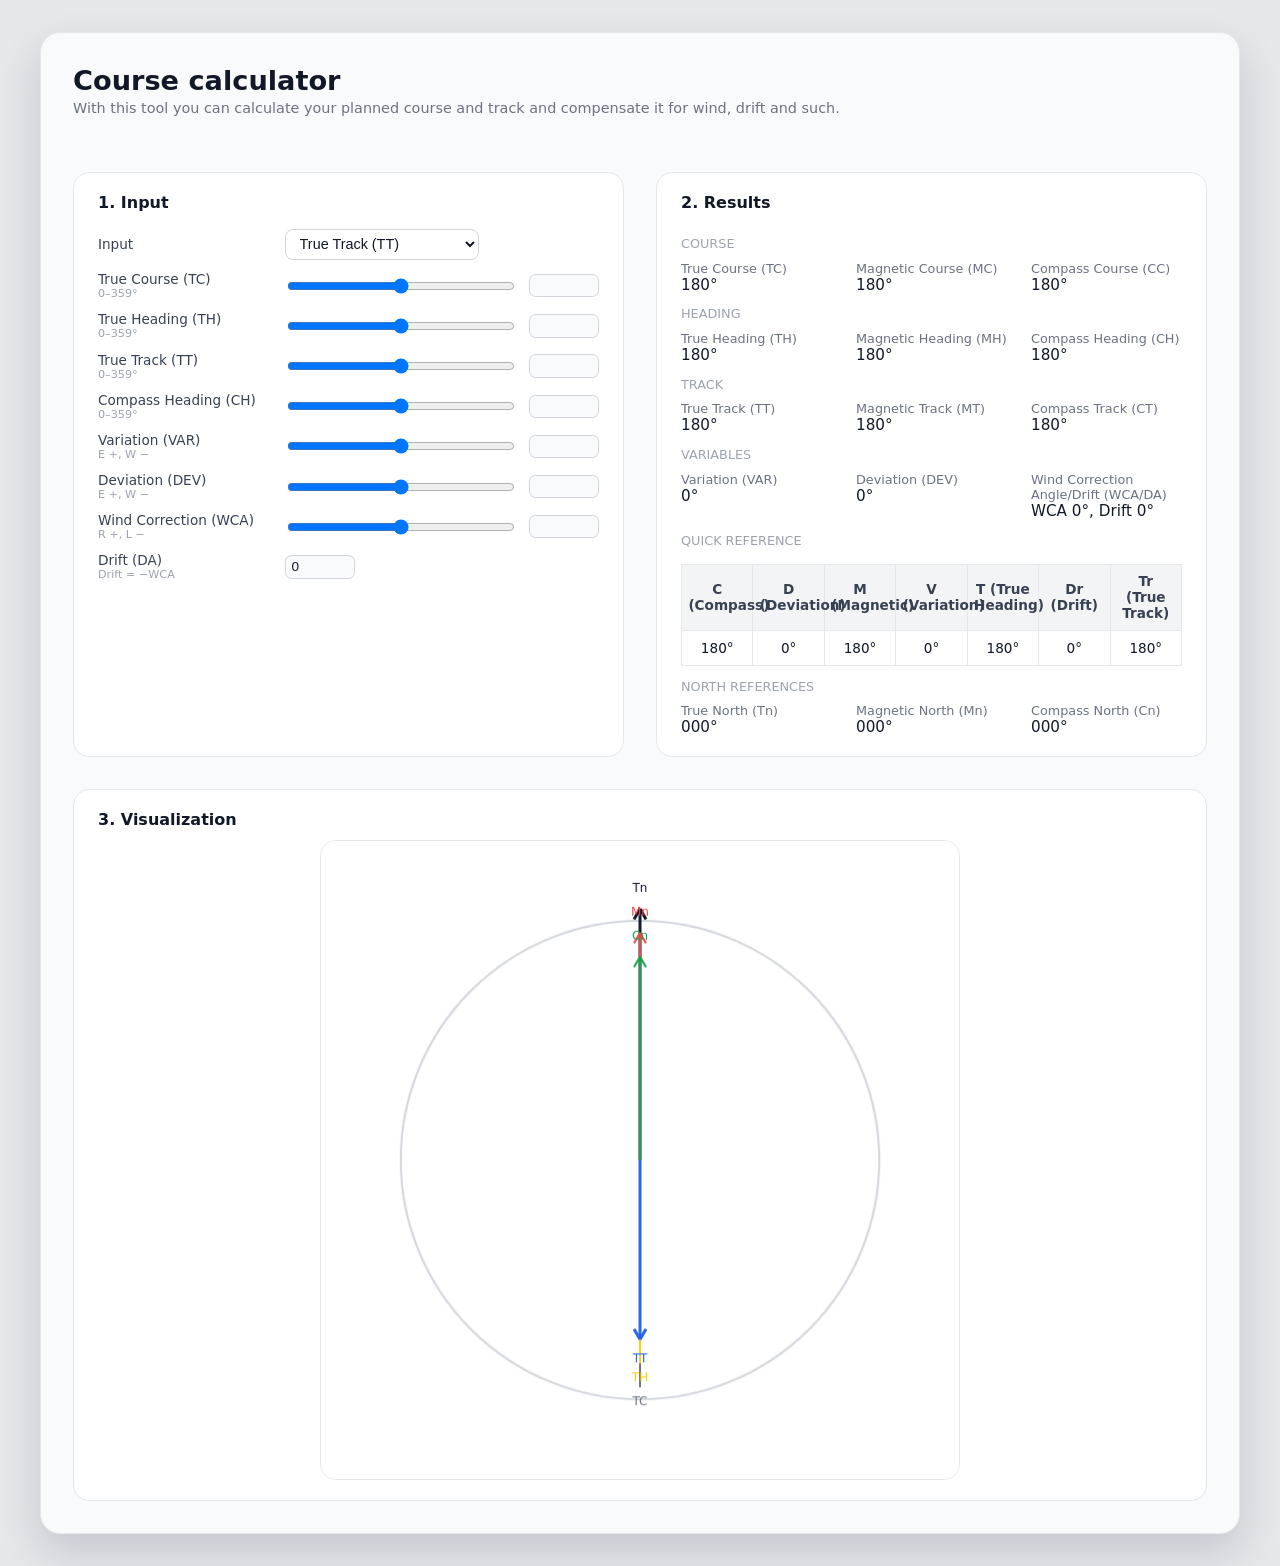
<file: coursecalculator/index.html>
<!DOCTYPE html>
<html lang="nl">
<head>
  <meta charset="UTF-8" />
  <title>Course Calculator - justinverstijnen.nl</title>
  <style>
    :root {
      font-family: system-ui, -apple-system, BlinkMacSystemFont, "Segoe UI", sans-serif;
      color: #111827;
      background: #e5e7eb;
      box-sizing: border-box;
    }
    *, *::before, *::after {
      box-sizing: inherit;
    }
    body {
      margin: 0;
      padding: 2rem;
      display: flex;
      justify-content: center;
      background: #e5e7eb;
    }
    .app {
      max-width: 1200px;
      width: 100%;
      background: #f9fafb;
      border-radius: 1.25rem;
      padding: 2rem;
      box-shadow: 0 18px 40px rgba(15, 23, 42, 0.15);
      border: 1px solid #e5e7eb;
      display: flex;
      flex-direction: column;
      gap: 2rem;
    }

    .app-row {
      display: flex;
      gap: 2rem;
      width: 100%;
    }
    .card-equal {
      flex: 1 1 0;
      display: flex;
      flex-direction: column;
      height: 100%;
    }

    h1 {
      margin: 0 0 0.25rem;
      font-size: 1.7rem;
    }
    .subtitle {
      margin-bottom: 1.5rem;
      font-size: 0.9rem;
      color: #6b7280;
    }

    .card {
      background: #ffffff;
      border-radius: 1rem;
      padding: 1.25rem 1.5rem;
      border: 1px solid #e5e7eb;
      display: flex;
      flex-direction: column;
      height: 100%;
    }
    .card h2 {
      margin: 0 0 0.7rem;
      font-size: 1rem;
    }

    .row {
      display: flex;
      align-items: center;
      gap: 0.75rem;
      margin: 0.35rem 0;
      flex-wrap: wrap;
    }
    .row label {
      min-width: 175px;
      font-size: 0.85rem;
      color: #374151;
    }

    .row small {
      font-size: 0.7rem;
      color: #9ca3af;
      display: block;
    }

    input[type="range"] {
      flex: 1 1 160px;
      max-width: 260px;
    }
    input[type="number"] {
      width: 70px;
      padding: 0.2rem 0.35rem;
      border-radius: 0.4rem;
      border: 1px solid #d1d5db;
      background: #f9fafb;
      font-size: 0.85rem;
      color: #111827;
    }

    select {
      padding: 0.35rem 0.6rem;
      font-size: 0.9rem;
      border-radius: 0.5rem;
      border: 1px solid #d1d5db;
      background: #ffffff;
      color: #111827;
    }

    .grid-three {
      display: grid;
      grid-template-columns: repeat(3, minmax(0, 1fr));
      gap: 0.75rem 1.5rem;
      margin-top: 0.6rem;
    }
    .group-title {
      font-size: 0.8rem;
      color: #9ca3af;
      margin-top: 0.8rem;
      text-transform: uppercase;
    }
    .value-label { font-size: 0.8rem; color: #6b7280; }
    .value-number { font-size: 0.95rem; font-variant-numeric: tabular-nums; }

    .note {
      font-size: 0.75rem;
      color: #6b7280;
      margin-top: 0.6rem;
    }

    .summary-table {
      margin-top: 1rem;
      overflow-x: auto;
    }
    .summary-table table {
      width: 100%;
      border-collapse: collapse;
      table-layout: fixed;
      font-variant-numeric: tabular-nums;
    }
    .summary-table th,
    .summary-table td {
      border: 1px solid #e5e7eb;
      padding: 0.55rem 0.4rem;
      text-align: center;
      font-size: 0.85rem;
    }
    .summary-table th {
      background: #f3f4f6;
      color: #374151;
      font-weight: 600;
    }
    .summary-table td {
      background: #ffffff;
      color: #111827;
    }

    canvas {
      width: 100%;
      max-width: 640px;
      background: #ffffff;
      border-radius: 1rem;
      border: 1px solid #e5e7eb;
      display: block;
      margin: 0 auto;
    }

    @media (max-width: 960px) {
      .app-row { flex-direction: column; }
    }
  </style>
</head>
<body>
  <div class="app">
    <header>
      <h1>Course calculator</h1>
      <div class="subtitle">With this tool you can calculate your planned course and track and compensate it for wind, drift and such.</div>
    </header>

    <div class="app-row">
      <!-- Basis-invoer -->
      <section class="card card-equal">
        <h2>1. Input</h2>

        <div class="row">
          <label>Input</label>
          <select id="modeSelect">
            <option value="TT">True Track (TT)</option>
            <option value="TH">True Heading (TH)</option>
            <option value="TC">True Course (TC)</option>
            <option value="CH">Compass Heading (CH)</option>
          </select>
        </div>

        <div class="row">
          <label>True Course (TC)<small>0–359°</small></label>
          <input id="tcRange" type="range" min="0" max="359">
          <input id="tcInput" type="number" min="0" max="359">
        </div>

        <div class="row">
          <label>True Heading (TH)<small>0–359°</small></label>
          <input id="thRange" type="range" min="0" max="359">
          <input id="thInput" type="number" min="0" max="359">
        </div>

        <div class="row">
          <label>True Track (TT)<small>0–359°</small></label>
          <input id="ttRange" type="range" min="0" max="359">
          <input id="ttInput" type="number" min="0" max="359">
        </div>

        <div class="row">
          <label>Compass Heading (CH)<small>0–359°</small></label>
          <input id="chRange" type="range" min="0" max="359">
          <input id="chInput" type="number" min="0" max="359">
        </div>

        <div class="row">
          <label>Variation (VAR)<small>E +, W −</small></label>
          <input id="variationRange" type="range" min="-30" max="30">
          <input id="variationInput" type="number" min="-30" max="30">
        </div>

        <div class="row">
          <label>Deviation (DEV)<small>E +, W −</small></label>
          <input id="deviationRange" type="range" min="-10" max="10">
          <input id="deviationInput" type="number" min="-10" max="10">
        </div>

        <div class="row">
          <label>Wind Correction (WCA)<small>R +, L −</small></label>
          <input id="wcaRange" type="range" min="-30" max="30">
          <input id="wcaInput" type="number" min="-30" max="30">
        </div>

        <div class="row">
          <label>Drift (DA)<small>Drift = −WCA</small></label>
          <input id="driftDisplay" type="number" disabled>
        </div>
      </section>

      <!-- Resultaten -->
      <section class="card card-equal">
        <h2>2. Results</h2>

        <div class="group-title">Course</div>
        <div class="grid-three">
          <div><div class="value-label">True Course (TC)</div><div class="value-number" id="tcOut"></div></div>
          <div><div class="value-label">Magnetic Course (MC)</div><div class="value-number" id="mcOut"></div></div>
          <div><div class="value-label">Compass Course (CC)</div><div class="value-number" id="ccOut"></div></div>
        </div>

        <div class="group-title">Heading</div>
        <div class="grid-three">
          <div><div class="value-label">True Heading (TH)</div><div class="value-number" id="thOut"></div></div>
          <div><div class="value-label">Magnetic Heading (MH)</div><div class="value-number" id="mhOut"></div></div>
          <div><div class="value-label">Compass Heading (CH)</div><div class="value-number" id="chOut"></div></div>
        </div>

        <div class="group-title">Track</div>
        <div class="grid-three">
          <div><div class="value-label">True Track (TT)</div><div class="value-number" id="ttOut"></div></div>
          <div><div class="value-label">Magnetic Track (MT)</div><div class="value-number" id="mtOut"></div></div>
          <div><div class="value-label">Compass Track (CT)</div><div class="value-number" id="ctOut"></div></div>
        </div>

        <div class="group-title">Variables</div>
        <div class="grid-three">
          <div><div class="value-label">Variation (VAR)</div><div class="value-number" id="varOut"></div></div>
          <div><div class="value-label">Deviation (DEV)</div><div class="value-number" id="devOut"></div></div>
          <div><div class="value-label">Wind Correction Angle/Drift (WCA/DA)</div><div class="value-number" id="wcaDriftOut"></div></div>
        </div>

        <div class="group-title">Quick Reference</div>
        <div class="summary-table">
          <table>
            <thead>
              <tr>
                <th>C (Compass)</th>
                <th>D (Deviation)</th>
                <th>M (Magnetic)</th>
                <th>V (Variation)</th>
                <th>T (True Heading)</th>
                <th>Dr (Drift)</th>
                <th>Tr (True Track)</th>
              </tr>
            </thead>
            <tbody>
              <tr>
                <td id="quickCOut"></td>
                <td id="quickDOut"></td>
                <td id="quickMOut"></td>
                <td id="quickVOut"></td>
                <td id="quickTOut"></td>
                <td id="quickDrOut"></td>
                <td id="quickTrOut"></td>
              </tr>
            </tbody>
          </table>
        </div>

        <!-- North References -->
        <div class="group-title">North References</div>
        <div class="grid-three">
          <div><div class="value-label">True North (Tn)</div><div class="value-number" id="trueNorthOut"></div></div>
          <div><div class="value-label">Magnetic North (Mn)</div><div class="value-number" id="magNorthOut"></div></div>
          <div><div class="value-label">Compass North (Cn)</div><div class="value-number" id="compassNorthOut"></div></div>
        </div>
      </section>
    </div>

    <!-- Visualisatie -->
    <section class="card">
      <h2>3. Visualization</h2>
      <canvas id="compassCanvas" width="640" height="640"></canvas>
    </section>
  </div>

<script>
/* ======== Helpers ======= */
function clamp(v, min, max) { return Math.min(max, Math.max(min, v)); }
function normDeg(d) { let r = d % 360; if (r < 0) r += 360; return r; }
function pad3(d){return Math.round(normDeg(d)).toString().padStart(3,'0');}
function formatVarDev(v){const a=Math.abs(v); if(!a)return "0°"; return (v>=0?"+":"−")+a+"° "+(v>=0?"E":"W");}
function formatRL(v){const a=Math.abs(v); if(!a)return "0°"; return (v>=0?"+":"−")+a+"°"+(v>=0?" R":" L");}

/* ====== DOM refs ====== */
const modeSelect=document.getElementById("modeSelect");
const tcRange=document.getElementById("tcRange"), tcInput=document.getElementById("tcInput");
const thRange=document.getElementById("thRange"), thInput=document.getElementById("thInput");
const ttRange=document.getElementById("ttRange"), ttInput=document.getElementById("ttInput");
const chRange=document.getElementById("chRange"), chInput=document.getElementById("chInput");
const variationRange=document.getElementById("variationRange"), variationInput=document.getElementById("variationInput");
const deviationRange=document.getElementById("deviationRange"), deviationInput=document.getElementById("deviationInput");
const wcaRange=document.getElementById("wcaRange"), wcaInput=document.getElementById("wcaInput");
const driftDisplay=document.getElementById("driftDisplay");

const tcOut=document.getElementById("tcOut"), mcOut=document.getElementById("mcOut"), ccOut=document.getElementById("ccOut");
const thOut=document.getElementById("thOut"), mhOut=document.getElementById("mhOut"), chOut=document.getElementById("chOut");
const ttOut=document.getElementById("ttOut"), mtOut=document.getElementById("mtOut"), ctOut=document.getElementById("ctOut");
const varOut=document.getElementById("varOut"), devOut=document.getElementById("devOut"), wcaDriftOut=document.getElementById("wcaDriftOut");

const trueNorthOut=document.getElementById("trueNorthOut");
const magNorthOut=document.getElementById("magNorthOut");
const compassNorthOut=document.getElementById("compassNorthOut");

const quickCOut=document.getElementById("quickCOut");
const quickDOut=document.getElementById("quickDOut");
const quickMOut=document.getElementById("quickMOut");
const quickVOut=document.getElementById("quickVOut");
const quickTOut=document.getElementById("quickTOut");
const quickDrOut=document.getElementById("quickDrOut");
const quickTrOut=document.getElementById("quickTrOut");

const canvas=document.getElementById("compassCanvas");
const ctx=canvas.getContext("2d");

/* ===== Scroll sliders ===== */
function enableScrollSlider(slider){
  slider.addEventListener("wheel", e=>{
    e.preventDefault();
    const step = e.deltaY < 0 ? 1 : -1;
    slider.value = clamp(Number(slider.value)+step, slider.min, slider.max);
    slider.dispatchEvent(new Event("input"));
  });
}

[ tcRange, thRange, ttRange, chRange, variationRange, deviationRange, wcaRange ].forEach(enableScrollSlider);

/* Sync helpers */
function bind(rangeEl, numEl, min, max){
  rangeEl.addEventListener("input",()=>{
    numEl.value=rangeEl.value; recalc();
  });
  numEl.addEventListener("input",()=>{
    const v=clamp(Number(numEl.value||0),min,max);
    numEl.value=v; rangeEl.value=v; recalc();
  });
}

bind(tcRange,tcInput,0,359);
bind(thRange,thInput,0,359);
bind(ttRange,ttInput,0,359);
bind(chRange,chInput,0,359);
bind(variationRange,variationInput,-30,30);
bind(deviationRange,deviationInput,-10,10);
bind(wcaRange,wcaInput,-30,30);

modeSelect.addEventListener("change",recalc);

/* ===== Main calculations ===== */
function recalc(){
  const VAR=Number(variationRange.value);
  const DEV=Number(deviationRange.value);
  const WCA=Number(wcaRange.value);
  const DRIFT = -WCA;
  driftDisplay.value = DRIFT;

  let TC,TH,TT;

  if(modeSelect.value==="TC"){
    TC=normDeg(Number(tcRange.value));
    TT=TC;
    TH=normDeg(TT+WCA);
  }
  else if(modeSelect.value==="TH"){
    TH=normDeg(Number(thRange.value));
    TT=normDeg(TH-WCA);
    TC=TT;
  }
  else if(modeSelect.value==="TT"){
    TT=normDeg(Number(ttRange.value));
    TH=normDeg(TT+WCA);
    TC=TT;
  }
  else if(modeSelect.value==="CH"){
    const CHin=normDeg(Number(chRange.value));
    const MH=normDeg(CHin+DEV);
    TH=normDeg(MH+VAR);
    TT=normDeg(TH-WCA);
    TC=TT;
  }

  const MC=normDeg(TC-VAR);
  const MH=normDeg(TH-VAR);
  const MT=normDeg(TT-VAR);

  const CC=normDeg(MC-DEV);
  const CH=normDeg(MH-DEV);
  const CT=normDeg(MT-DEV);

  tcOut.textContent=pad3(TC)+"°";
  mcOut.textContent=pad3(MC)+"°";
  ccOut.textContent=pad3(CC)+"°";

  thOut.textContent=pad3(TH)+"°";
  mhOut.textContent=pad3(MH)+"°";
  chOut.textContent=pad3(CH)+"°";

  ttOut.textContent=pad3(TT)+"°";
  mtOut.textContent=pad3(MT)+"°";
  ctOut.textContent=pad3(CT)+"°";

  varOut.textContent=formatVarDev(VAR);
  devOut.textContent=formatVarDev(DEV);
  wcaDriftOut.textContent=`WCA ${formatRL(WCA)}, Drift ${formatRL(DRIFT)}`;

  quickCOut.textContent = pad3(CT) + "°";
  quickDOut.textContent = formatVarDev(DEV);
  quickMOut.textContent = pad3(MT) + "°";
  quickVOut.textContent = formatVarDev(VAR);
  quickTOut.textContent = pad3(TH) + "°";
  quickDrOut.textContent = formatRL(DRIFT);
  quickTrOut.textContent = pad3(TT) + "°";

  /* ===== Visuele noordrichtingen ===== */
  const VIS_TRUE_NORTH = 0;
  const VIS_MAG_NORTH = normDeg(VAR);
  const VIS_COMP_NORTH = normDeg(VIS_MAG_NORTH + DEV);

  trueNorthOut.textContent = pad3(VIS_TRUE_NORTH) + "°";
  magNorthOut.textContent = pad3(VIS_MAG_NORTH) + "°";
  compassNorthOut.textContent = pad3(VIS_COMP_NORTH) + "°";

  drawCompass(
    TC, TH, TT, VAR, DEV,
    VIS_TRUE_NORTH, VIS_MAG_NORTH, VIS_COMP_NORTH
  );
}

/* ===== Draw Compass ===== */
function drawCompass(TC,TH,TT,VAR,DEV, VIS_T, VIS_M, VIS_C){
  ctx.clearRect(0,0,canvas.width,canvas.height);

  const cx=canvas.width/2, cy=canvas.height/2;
  const r=Math.min(cx,cy)*0.75;

  ctx.fillStyle="#ffffff";
  ctx.fillRect(0,0,canvas.width,canvas.height);

  ctx.strokeStyle="#d1d5db";
  ctx.lineWidth=2;
  ctx.beginPath(); ctx.arc(cx,cy,r,0,Math.PI*2); ctx.stroke();

  drawArrow(VIS_T,"Tn","#111827",3,r*1.05);
  drawArrow(VIS_M,"Mn","#ef4444",2,r*0.95);
  drawArrow(VIS_C,"Cn","#16a34a",2,r*0.85);

  drawLine(TC,"TC","#6b7280",2,r*0.95);
  drawLine(TH,"TH","#ffd000",2,r*0.85);
  drawArrow(TT,"TT","#2563eb",3,r*0.75);
}

function drawArrow(deg,label,color,width,len){
  const cx=canvas.width/2, cy=canvas.height/2;
  const a=(deg-90)*Math.PI/180;
  const x=cx+len*Math.cos(a), y=cy+len*Math.sin(a);

  ctx.strokeStyle=color; ctx.lineWidth=width;
  ctx.beginPath(); ctx.moveTo(cx,cy); ctx.lineTo(x,y); ctx.stroke();

  const head=12;
  const a1=a+150*Math.PI/180, a2=a-150*Math.PI/180;
  ctx.beginPath();
  ctx.moveTo(x,y); ctx.lineTo(x+head*Math.cos(a1),y+head*Math.sin(a1));
  ctx.moveTo(x,y); ctx.lineTo(x+head*Math.cos(a2),y+head*Math.sin(a2));
  ctx.stroke();

  ctx.fillStyle=color;
  ctx.font="12px system-ui";
  ctx.textAlign="center"; ctx.textBaseline="middle";
  ctx.fillText(label, cx+(len+20)*Math.cos(a), cy+(len+20)*Math.sin(a));
}

function drawLine(deg,label,color,width,len){
  const cx=canvas.width/2, cy=canvas.height/2;
  const a=(deg-90)*Math.PI/180;
  const x=cx+len*Math.cos(a), y=cy+len*Math.sin(a);

  ctx.strokeStyle=color; ctx.lineWidth=width;
  ctx.beginPath(); ctx.moveTo(cx,cy); ctx.lineTo(x,y); ctx.stroke();

  ctx.fillStyle=color;
  ctx.font="12px system-ui";
  ctx.textAlign="center"; ctx.textBaseline="middle";
  ctx.fillText(label, cx+(len+15)*Math.cos(a), cy+(len+15)*Math.sin(a));
}

recalc();
</script>
  <!-- Azure Application Insights -->
<script type="text/javascript">
!function(T,l,y){
  var S=T.location,k="script",D="instrumentationKey",C="ingestionEndpoint",
  R="disableExceptionTracking",E="ai.device.",I="toLowerCase",U="crossOrigin",
  N="POST",e="appInsightsSDK",t=y.name||"appInsights";
  (y.name||T[e])&&(T[e]=t);
  var n=T[t]||function(){
    var g=arguments;
    T[t].queue.push(function(){
      T[t].apply(T[t],g)
    })
  };
  n.queue=[],n.version=2.0;
  var i=l.createElement(k);
  i.src=y.src;
  i.async=!0;
  i.setAttribute(U,"anonymous");
  l.getElementsByTagName(k)[0].parentNode.appendChild(i);
  var o=T[t]=n;
  o.config=y;
}(window,document,{
  src:"https://js.monitor.azure.com/scripts/b/ai.2.min.js",
  connectionString:"InstrumentationKey=740b5715-7d19-428e-95ab-75b0710ee797;IngestionEndpoint=https://westeurope-5.in.applicationinsights.azure.com/;LiveEndpoint=https://westeurope.livediagnostics.monitor.azure.com/;ApplicationId=22eace68-79bd-4576-8cf4-db0e1405d086",
  disableExceptionTracking:false
}));

/* ===== PAGINA NAAM (ZELF INVULLEN) ===== */
var pageName = "CourseCalculator";

/* Page view met expliciete naam */
appInsights.trackPageView({
  name: pageName
});
</script>
</body>
</html>
</file>
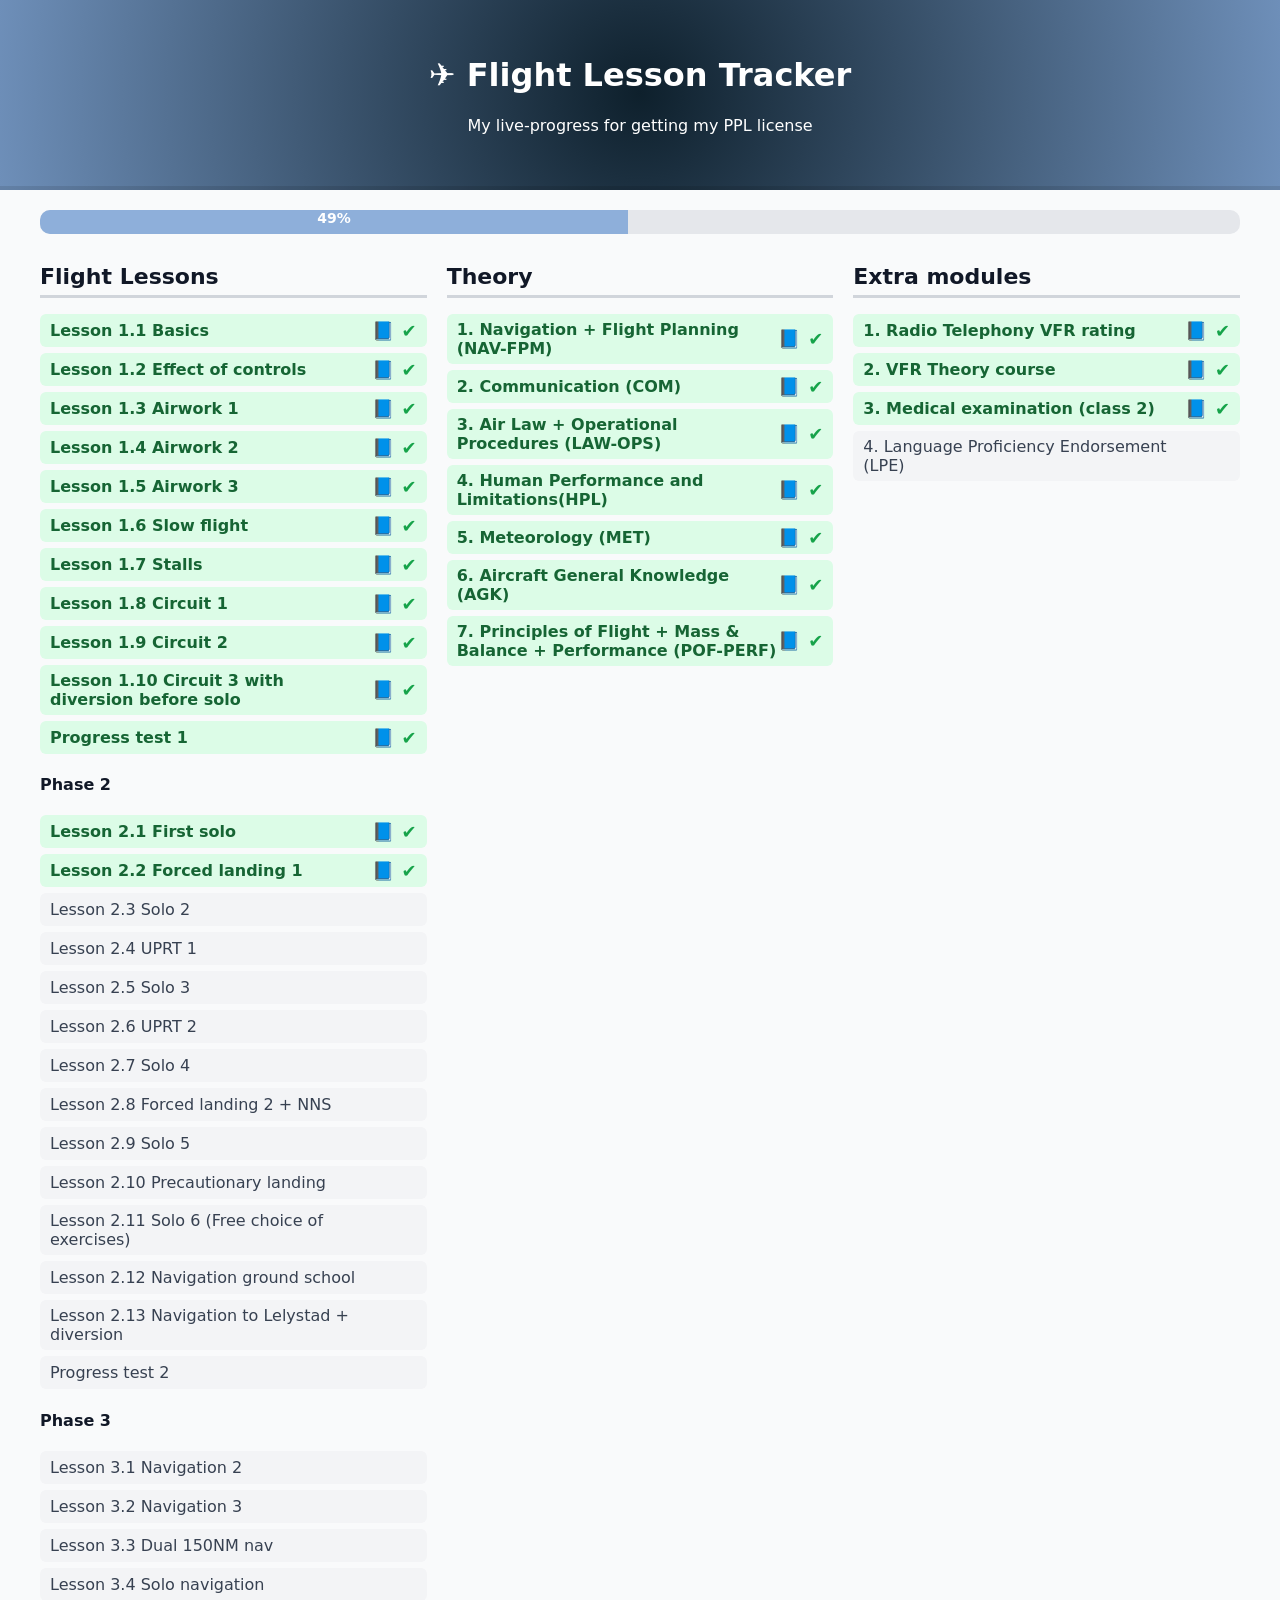
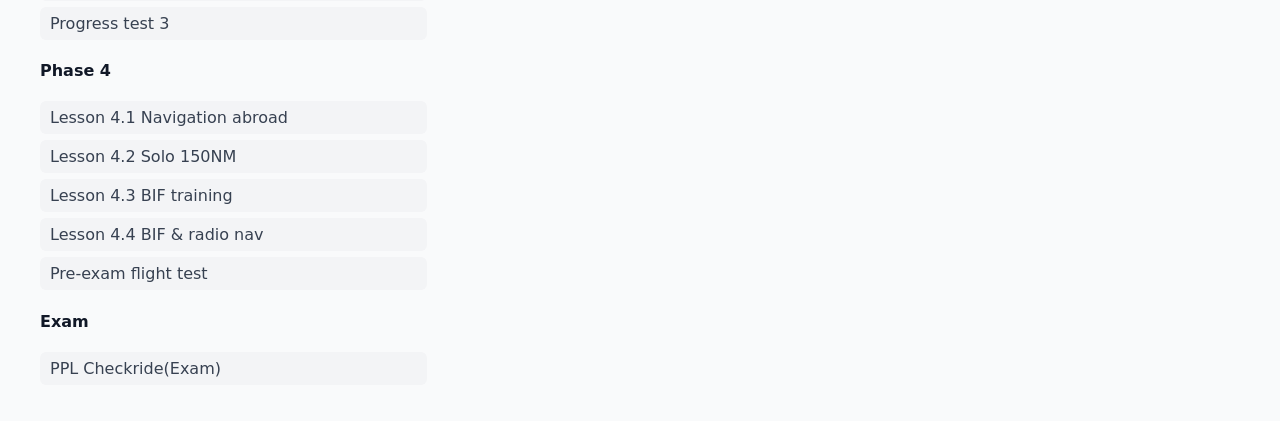
<file: flightlessontracker/index.html>
<!DOCTYPE html>
<html lang="nl">
<head>
  <script defer src="https://cloud.umami.is/script.js" data-website-id="39a40810-ae41-42a4-bf28-0cd73275c460"></script>
  <meta charset="UTF-8">
  <meta name="viewport" content="width=device-width, initial-scale=1.0">
  <title>Flight Lesson Tracker - justinverstijnen.nl</title>
  <style>
    body {
      font-family: system-ui, sans-serif;
      margin: 0;
      background: #f9fafb;
      color: #111827;
    }
    header {
  background: radial-gradient(
    circle at center,
    #0E202C 0%,
    #6e8fb9 100%,
    #0E202C 100%
  );
  color: #ffffff;
  text-align: center;
  padding: 35px 20px;
  border-bottom: 4px solid rgba(0,0,0,0.1);
}



    main {
      max-width: 1200px;
      margin: 20px auto;
      padding: 0 16px;
    }
    .progress-container {
      background: #e5e7eb;
      border-radius: 10px;
      overflow: hidden;
      margin-bottom: 20px;
      height: 24px;
    }
    .progress-bar {
      height: 100%;
      background: #8EAFDA;
      width: 0%;
      transition: width 0.3s ease;
      text-align: center;
      color: #fff;
      font-size: 14px;
      font-weight: bold;
    }

    /* GRID LAYOUT */
    .grid {
      display: grid;
      grid-template-columns: 1fr 1fr 1fr;
      gap: 20px;
      margin-top: 30px;
    }

    h2 {
      margin-top: 24px;
      border-bottom: 2px solid #e5e7eb;
      padding-bottom: 4px;
    }
    ul {
      list-style: none;
      padding: 0;
    }
    li {
      margin: 6px 0;
      padding: 6px 10px;
      border-radius: 6px;
      display: flex;
      justify-content: space-between;
      align-items: center;
    }
    li.done {
      background: #dcfce7;
      color: #166534;
      font-weight: 600;
    }
    li.todo {
      background: #f3f4f6;
      color: #374151;
    }
    .icons {
      display: flex;
      align-items: center;
      gap: 8px;
    }
    .checkmark {
      font-size: 18px;
      color: #16a34a;
      visibility: hidden;
    }
    li.done .checkmark {
      visibility: visible;
    }
    .book-link {
      text-decoration: none;
      font-size: 18px;
      color: #2563eb;
      visibility: hidden;
    }
    li.done .book-link {
      visibility: visible;
    }
    .book-link:hover {
      transform: scale(1.1);
    }

    /* COLUMN TITLES */
    .col-title {
      font-size: 22px;
      font-weight: bold;
      margin-bottom: 10px;
      padding-bottom: 6px;
      border-bottom: 3px solid #d1d5db;
    }
  </style>
</head>
<body>
  <header>
    <h1>✈️ Flight Lesson Tracker</h1>
	<p class="subtitle">My live-progress for getting my PPL license</p>
  </header>
  <main>
    <div class="progress-container">
      <div class="progress-bar" id="progressBar">0%</div>
    </div>

    <!-- 3 COLUMNS GRID -->
    <div class="grid">

      <!-- COLUMN 1: Vlieglessen -->
      <div>
        <div class="col-title">Flight Lessons</div>

        <!-- Phase 1 -->
        
        <ul>
          <li data-done="yes">Lesson 1.1 Basics
            <span class="icons">
              <a href="https://flightblog.justinverstijnen.nl/1-1-basics/" class="book-link" target="_blank">📘</a>
              <span class="checkmark">✔️</span>
            </span>
          </li>

          <li data-done="yes">Lesson 1.2 Effect of controls
            <span class="icons">
              <a href="https://flightblog.justinverstijnen.nl/1-2-effect-of-controls/" class="book-link" target="_blank">📘</a>
              <span class="checkmark">✔️</span>
            </span>
          </li>

          <li data-done="yes">Lesson 1.3 Airwork 1
            <span class="icons">
              <a href="https://flightblog.justinverstijnen.nl/1-3-airwork-1/" class="book-link" target="_blank">📘</a>
              <span class="checkmark">✔️</span>
            </span>
          </li>

          <li data-done="yes">Lesson 1.4 Airwork 2
            <span class="icons">
              <a href="https://flightblog.justinverstijnen.nl/1-4-airwork-2/" class="book-link" target="_blank">📘</a>
              <span class="checkmark">✔️</span>
            </span>
          </li>

          <li data-done="yes">Lesson 1.5 Airwork 3
            <span class="icons">
              <a href="https://flightblog.justinverstijnen.nl/1-5-airwork-3/" class="book-link" target="_blank">📘</a>
              <span class="checkmark">✔️</span>
            </span>
          </li>

          <li data-done="yes">Lesson 1.6 Slow flight
            <span class="icons">
              <a href="https://flightblog.justinverstijnen.nl/1-6-slow-flight/" class="book-link" target="_blank">📘</a>
              <span class="checkmark">✔️</span>
            </span>
          </li>

          <li data-done="yes">Lesson 1.7 Stalls
            <span class="icons"><a href="https://flightblog.justinverstijnen.nl/1-7-stalls/" class="book-link">📘</a><span class="checkmark">✔️</span></span>
          </li>

          <li data-done="yes">Lesson 1.8 Circuit 1
            <span class="icons"><a href="https://flightblog.justinverstijnen.nl/1-8-circuit-1/" class="book-link">📘</a><span class="checkmark">✔️</span></span>
          </li>

          <li data-done="yes">Lesson 1.9 Circuit 2
            <span class="icons"><a href="https://flightblog.justinverstijnen.nl/1-9-circuit-2/" class="book-link">📘</a><span class="checkmark">✔️</span></span>
          </li>

          <li data-done="yes">Lesson 1.10 Circuit 3 with diversion before solo
            <span class="icons"><a href="https://flightblog.justinverstijnen.nl/1-10-circuit-3-with-diversion/" class="book-link">📘</a><span class="checkmark">✔️</span></span>
          </li>

          <li data-done="yes">Progress test 1
            <span class="icons"><a href="https://flightblog.justinverstijnen.nl/1-11-progress-test-1/" class="book-link">📘</a><span class="checkmark">✔️</span></span>
          </li>
        </ul>

        <!-- Phase 2 -->
        <h4>Phase 2</h4>
        <ul>
          <li data-done="yes">Lesson 2.1 First solo <span class="icons"><a href="https://flightblog.justinverstijnen.nl/2-1-first-solo" class="book-link">📘</a><span class="checkmark">✔️</span></span></li>

          <li data-done="yes">Lesson 2.2 Forced landing 1 <span class="icons"><a href="https://flightblog.justinverstijnen.nl/2-2-forced-landing-1" class="book-link">📘</a><span class="checkmark">✔️</span></span></li>

          <li data-done="no">Lesson 2.3 Solo 2 <span class="icons"><a href="#" class="book-link">📘</a><span class="checkmark">✔️</span></span></li>

          <li data-done="no">Lesson 2.4 UPRT 1 <span class="icons"><a href="#" class="book-link">📘</a><span class="checkmark">✔️</span></span></li>

          <li data-done="no">Lesson 2.5 Solo 3 <span class="icons"><a href="#" class="book-link">📘</a><span class="checkmark">✔️</span></span></li>

          <li data-done="no">Lesson 2.6 UPRT 2 <span class="icons"><a href="#" class="book-link">📘</a><span class="checkmark">✔️</span></span></li>

          <li data-done="no">Lesson 2.7 Solo 4 <span class="icons"><a href="#" class="book-link">📘</a><span class="checkmark">✔️</span></span></li>

          <li data-done="no">Lesson 2.8 Forced landing 2 + NNS <span class="icons"><a href="#" class="book-link">📘</a><span class="checkmark">✔️</span></span></li>

          <li data-done="no">Lesson 2.9 Solo 5 <span class="icons"><a href="#" class="book-link">📘</a><span class="checkmark">✔️</span></span></li>

          <li data-done="no">Lesson 2.10 Precautionary landing <span class="icons"><a href="#" class="book-link">📘</a><span class="checkmark">✔️</span></span></li>

          <li data-done="no">Lesson 2.11 Solo 6 (Free choice of exercises) <span class="icons"><a href="#" class="book-link">📘</a><span class="checkmark">✔️</span></span></li>

          <li data-done="no">Lesson 2.12 Navigation ground school <span class="icons"><a href="#" class="book-link">📘</a><span class="checkmark">✔️</span></span></li>

          <li data-done="no">Lesson 2.13 Navigation to Lelystad + diversion <span class="icons"><a href="#" class="book-link">📘</a><span class="checkmark">✔️</span></span></li>

          <li data-done="no">Progress test 2 <span class="icons"><a href="#" class="book-link">📘</a><span class="checkmark">✔️</span></span></li>
        </ul>

        <!-- Phase 3 -->
        <h4>Phase 3</h4>
        <ul>
          <li data-done="no">Lesson 3.1 Navigation 2 <span class="icons"><a href="#" class="book-link">📘</a><span class="checkmark">✔️</span></span></li>
          <li data-done="no">Lesson 3.2 Navigation 3 <span class="icons"><a href="#" class="book-link">📘</a><span class="checkmark">✔️</span></span></li>
          <li data-done="no">Lesson 3.3 Dual 150NM nav <span class="icons"><a href="#" class="book-link">📘</a><span class="checkmark">✔️</span></span></li>
          <li data-done="no">Lesson 3.4 Solo navigation <span class="icons"><a href="#" class="book-link">📘</a><span class="checkmark">✔️</span></span></li>
          <li data-done="no">Progress test 3 <span class="icons"><a href="#" class="book-link">📘</a><span class="checkmark">✔️</span></span></li>
        </ul>

        <!-- Phase 4 -->
        <h4>Phase 4</h4>
        <ul>
          <li data-done="no">Lesson 4.1 Navigation abroad <span class="icons"><a href="#" class="book-link">📘</a><span class="checkmark">✔️</span></span></li>
          <li data-done="no">Lesson 4.2 Solo 150NM <span class="icons"><a href="#" class="book-link">📘</a><span class="checkmark">✔️</span></span></li>
          <li data-done="no">Lesson 4.3 BIF training <span class="icons"><a href="#" class="book-link">📘</a><span class="checkmark">✔️</span></span></li>
          <li data-done="no">Lesson 4.4 BIF & radio nav <span class="icons"><a href="#" class="book-link">📘</a><span class="checkmark">✔️</span></span></li>
          <li data-done="no">Pre-exam flight test <span class="icons"><a href="#" class="book-link">📘</a><span class="checkmark">✔️</span></span></li>
        </ul>
        <h4>Exam</h4>
        <ul>
          <li data-done="no">PPL Checkride(Exam)<span class="icons"><a href="#" class="book-link">📘</a><span class="checkmark">✔️</span></span></li>
           </ul>
      </div>

      <!-- COLUMN 2: Theorie-examens -->
      <div>
        <div class="col-title">Theory</div>
        <ul>
          <li data-done="yes">1. Navigation + Flight Planning (NAV-FPM)<span class="icons"><a href="https://flightblog.justinverstijnen.nl/ppl-theory-nav" class="book-link">📘</a><span class="checkmark">✔️</span></span></li>

          <li data-done="yes">2. Communication (COM)<span class="icons"><a href="https://flightblog.justinverstijnen.nl/ppl-theory-com" class="book-link">📘</a><span class="checkmark">✔️</span></span></li>

          <li data-done="yes">3. Air Law + Operational Procedures (LAW-OPS)<span class="icons"><a href="https://flightblog.justinverstijnen.nl/ppl-theory-law" class="book-link">📘</a><span class="checkmark">✔️</span></span></li>

          <li data-done="yes">4. Human Performance and Limitations(HPL)<span class="icons"><a href="https://flightblog.justinverstijnen.nl/ppl-theory-hpl" class="book-link">📘</a><span class="checkmark">✔️</span></span></li>

          <li data-done="yes">5. Meteorology (MET)<span class="icons"><a href="https://flightblog.justinverstijnen.nl/ppl-theory-met" class="book-link">📘</a><span class="checkmark">✔️</span></span></li>

          <li data-done="yes">6. Aircraft General Knowledge (AGK)<span class="icons"><a href="https://flightblog.justinverstijnen.nl/ppl-theory-agk" class="book-link">📘</a><span class="checkmark">✔️</span></span></li>

          <li data-done="yes">7. Principles of Flight + Mass & Balance + Performance (POF-PERF)<span class="icons"><a href="https://flightblog.justinverstijnen.nl/ppl-theory-pof" class="book-link">📘</a><span class="checkmark">✔️</span></span>
          </li>
        </ul>
      </div>

      <!-- COLUMN 3: Extra modules -->
      <div>
        <div class="col-title">Extra modules</div>
        <ul>
          <li data-done="yes">1. Radio Telephony VFR rating
            <span class="icons"><a href="https://flightblog.justinverstijnen.nl/flight-rt-course-notes/" class="book-link">📘</a><span class="checkmark">✔️</span></span>
          </li>
<li data-done="yes">2. VFR Theory course
            <span class="icons"><a href="https://flightblog.justinverstijnen.nl/blog/ppl-theory/" class="book-link">📘</a><span class="checkmark">✔️</span></span>
          </li>
          <li data-done="yes">3. Medical examination (class 2)
            <span class="icons"><a href="https://flightblog.justinverstijnen.nl/2-1-first-solo/#medical-class-2" class="book-link">📘</a><span class="checkmark">✔️</span></span>
          </li>

          <li data-done="no">4. Language Proficiency Endorsement (LPE)
            <span class="icons"><a href="#" class="book-link">📘</a><span class="checkmark">✔️</span></span>
          </li>
        </ul>
      </div>

    </div> <!-- end grid -->

  </main>

  <script>
    function updateProgress() {
      const items = document.querySelectorAll("li[data-done]");
      let total = items.length;
      let done = 0;

      items.forEach(li => {
        if (li.dataset.done === "yes") {
          li.classList.add("done");
          li.classList.remove("todo");
          done++;
        } else {
          li.classList.add("todo");
          li.classList.remove("done");
        }
      });

      const percent = Math.round((done / total) * 100);
      const bar = document.getElementById("progressBar");
      bar.style.width = percent + "%";
      bar.textContent = percent + "%";
    }

    updateProgress();
  </script>

</body>
</html>
</file>
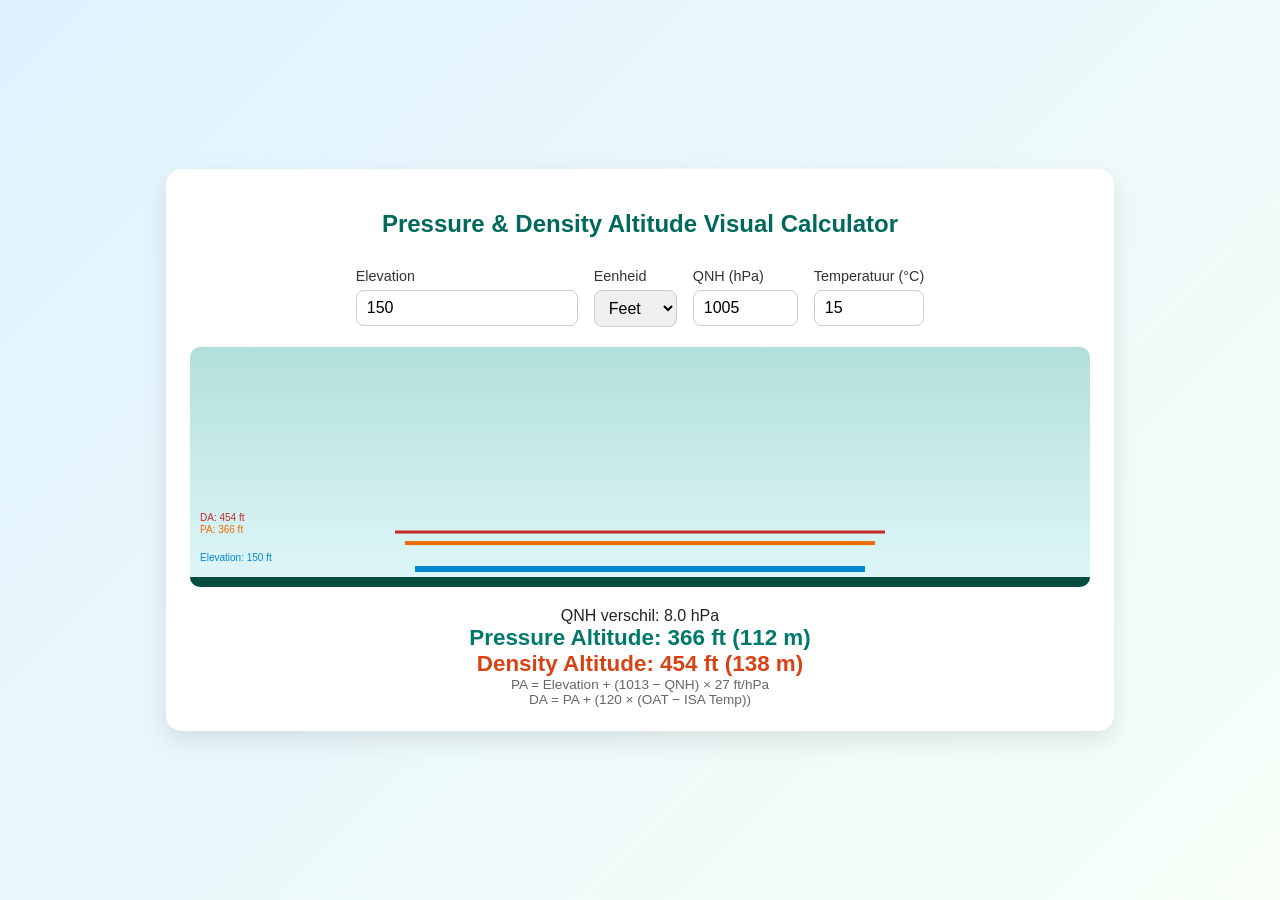
<file: pressuredensityaltitudecalculator/index.html>
<!doctype html>
<html lang="nl">
<head>
  <meta charset="utf-8">
  <meta name="viewport" content="width=device-width,initial-scale=1">
  <title>Pressure & Density Altitude Visual Calculator</title>
  <style>
    body {
      font-family: 'Inter', sans-serif;
      background: linear-gradient(135deg, #e0f2ff, #f7fff7);
      color: #222;
      display: flex;
      align-items: center;
      justify-content: center;
      height: 100vh;
      margin: 0;
    }
    .container {
      background: white;
      border-radius: 16px;
      box-shadow: 0 10px 25px rgba(0,0,0,0.1);
      padding: 24px;
      max-width: 900px;
      width: 100%;
      display: flex;
      flex-direction: column;
      gap: 20px;
    }
    h1 {
      font-size: 1.5rem;
      margin-bottom: 10px;
      text-align: center;
      color: #00695c;
    }
    .inputs {
      display: flex;
      flex-wrap: wrap;
      gap: 16px;
      justify-content: center;
    }
    .input-group {
      display: flex;
      flex-direction: column;
      gap: 6px;
    }
    label {
      font-size: 0.9rem;
      color: #333;
    }
    input, select {
      padding: 8px 10px;
      border-radius: 8px;
      border: 1px solid #ccc;
      font-size: 1rem;
      transition: border-color 0.2s ease;
    }
    input:focus, select:focus {
      border-color: #00a67e;
      outline: none;
    }
    .results {
      text-align: center;
    }
    .result-value {
      font-size: 1.4rem;
      font-weight: bold;
      color: #00796b;
    }
    .note {
      font-size: 0.85rem;
      color: #666;
    }
    canvas {
      width: 100%;
      height: 240px;
      background: linear-gradient(180deg, #b2dfdb, #e0f7fa);
      border-radius: 10px;
    }
  </style>
</head>
<body>
  <div class="container">
    <h1>Pressure & Density Altitude Visual Calculator</h1>
    <div class="inputs">
      <div class="input-group">
        <label for="elev">Elevation</label>
        <input id="elev" type="number" value="150" step="1" min="-500">
      </div>
      <div class="input-group">
        <label for="unit">Eenheid</label>
        <select id="unit">
          <option value="ft">Feet</option>
          <option value="m">Meter</option>
        </select>
      </div>
      <div class="input-group">
        <label for="qnh">QNH (hPa)</label>
        <input id="qnh" type="number" value="1005" step="0.1" min="800" max="1100">
      </div>
      <div class="input-group">
        <label for="temp">Temperatuur (°C)</label>
        <input id="temp" type="number" value="15" step="0.1" min="-50" max="50">
      </div>
    </div>

    <canvas id="visual"></canvas>

    <div class="results">
      <div>QNH verschil: <span id="delta"></span> hPa</div>
      <div class="result-value">Pressure Altitude: <span id="pa"></span></div>
      <div class="result-value" style="color:#d84315;">Density Altitude: <span id="da"></span></div>
      <div class="note">PA = Elevation + (1013 − QNH) × 27 ft/hPa<br>DA = PA + (120 × (OAT − ISA Temp))</div>
    </div>
  </div>

  <script>
    const elev = document.getElementById('elev');
    const unit = document.getElementById('unit');
    const qnh = document.getElementById('qnh');
    const temp = document.getElementById('temp');
    const deltaOut = document.getElementById('delta');
    const paOut = document.getElementById('pa');
    const daOut = document.getElementById('da');
    const canvas = document.getElementById('visual');
    const ctx = canvas.getContext('2d');

    function mToFt(m) { return m * 3.28084; }
    function ftToM(ft) { return ft / 3.28084; }

    function drawVisual(elevFt, paFt, daFt) {
      const width = canvas.width = canvas.clientWidth;
      const height = canvas.height = canvas.clientHeight;
      ctx.clearRect(0, 0, width, height);

      const maxAlt = Math.max(daFt * 1.1, 2000); // schaal past zich automatisch aan
      const scale = height / maxAlt;

      const elevY = height - elevFt * scale;
      const paY = height - paFt * scale;
      const daY = height - daFt * scale;

      // grond
      ctx.fillStyle = '#004d40';
      ctx.fillRect(0, height - 10, width, 10);

      // elevation
      ctx.fillStyle = '#0288d1';
      ctx.fillRect(width/4, elevY - 3, width/2, 6);
      ctx.fillText(`Elevation: ${Math.round(elevFt)} ft`, 10, elevY - 8);

      // pressure altitude
      ctx.fillStyle = '#ef6c00';
      ctx.fillRect(width/4 - 10, paY - 2, width/2 + 20, 4);
      ctx.fillText(`PA: ${Math.round(paFt)} ft`, 10, paY - 10);

      // density altitude
      ctx.fillStyle = '#c62828';
      ctx.fillRect(width/4 - 20, daY - 2, width/2 + 40, 3);
      ctx.fillText(`DA: ${Math.round(daFt)} ft`, 10, daY - 12);
    }

    function calculate() {
      let elevation = parseFloat(elev.value) || 0;
      const qnhVal = parseFloat(qnh.value) || 1013;
      const oat = parseFloat(temp.value) || 15;
      const delta = 1013 - qnhVal;
      let elevFt = unit.value === 'm' ? mToFt(elevation) : elevation;
      const paFt = elevFt + delta * 27;

      // ISA temp op hoogte (afname 2°C per 1000 ft)
      const isaTemp = 15 - (paFt / 1000 * 2);
      const daFt = paFt + 120 * (oat - isaTemp);

      deltaOut.textContent = delta.toFixed(1);
      paOut.textContent = `${Math.round(paFt)} ft (${Math.round(ftToM(paFt))} m)`;
      daOut.textContent = `${Math.round(daFt)} ft (${Math.round(ftToM(daFt))} m)`;

      drawVisual(elevFt, paFt, daFt);
    }

    [elev, unit, qnh, temp].forEach(el => el.addEventListener('input', calculate));

    calculate();
  </script>
</body>
</html>
</file>
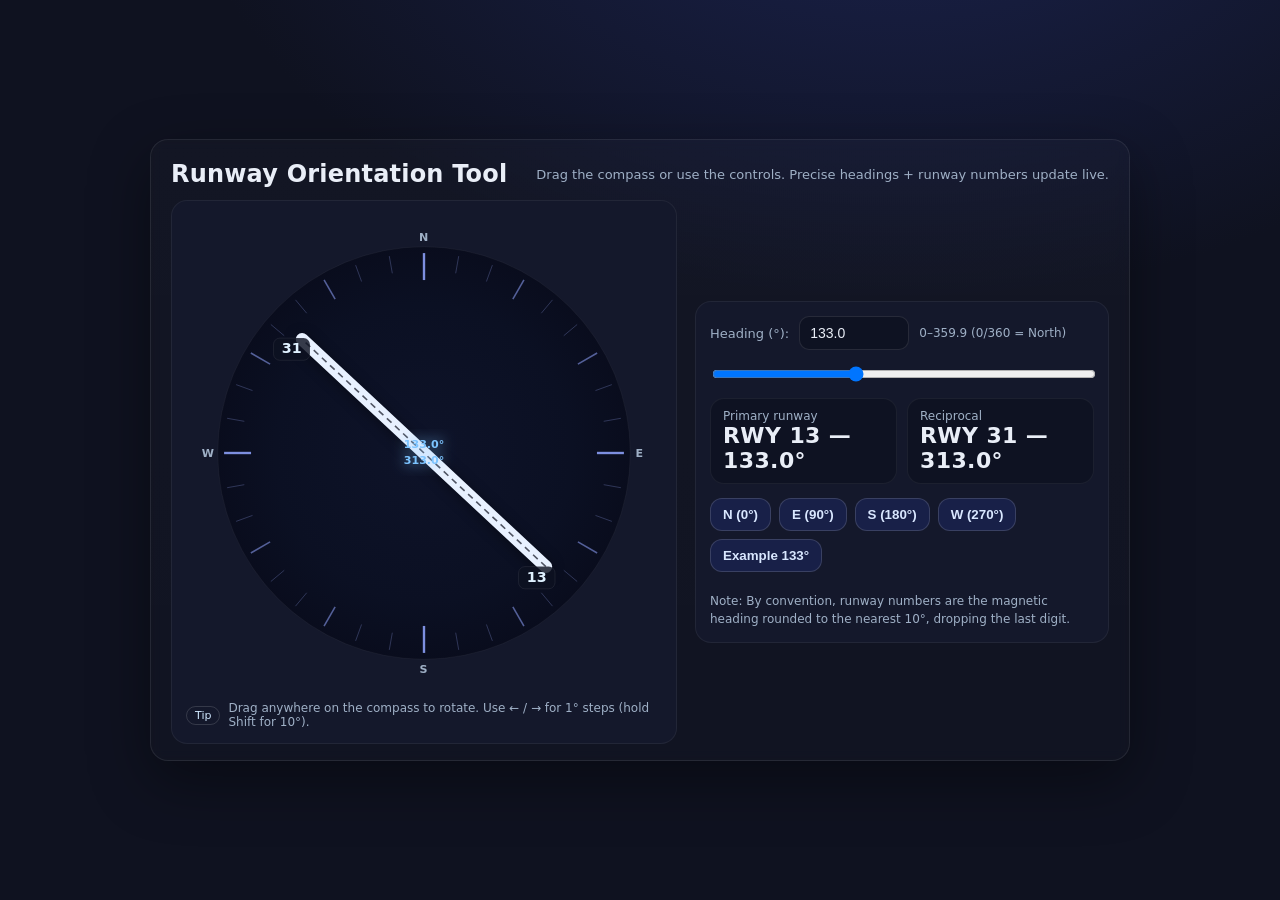
<file: runwayvisualizer/index.html>
<!DOCTYPE html>
<html lang="en">
<head>
  <meta charset="utf-8" />
  <meta name="viewport" content="width=device-width, initial-scale=1" />
  <title>Runway Visualizer - justinverstijnen.nl</title>
  <style>
    :root{
      --bg: #0f1220;
      --panel: #14182b;
      --ink: #e9eef7;
      --muted: #9fb0c6;
      --accent: #7cc4ff;
      --accent-2: #9fe870;
    }
    * { box-sizing: border-box; }
    html, body { height: 100%; }
    body{
      margin:0; font-family: ui-sans-serif, system-ui, -apple-system, Segoe UI, Roboto, "Helvetica Neue", Arial, "Noto Sans", "Apple Color Emoji", "Segoe UI Emoji";
      background: radial-gradient(1200px 800px at 70% -20%, #1b2350 0%, var(--bg) 60%);
      color: var(--ink);
      display: grid; place-items: center;
      padding: 24px;
    }

    .app{
      width: min(980px, 100%);
      background: linear-gradient(180deg, rgba(255,255,255,0.02), rgba(255,255,255,0.01));
      backdrop-filter: blur(6px);
      border: 1px solid rgba(255,255,255,0.08);
      border-radius: 18px;
      box-shadow: 0 20px 60px rgba(0,0,0,0.4);
      padding: 20px 20px 16px;
    }

    header{ display:flex; align-items:center; justify-content: space-between; gap: 12px; margin-bottom: 12px; }
    h1{ font-size: clamp(18px, 3vw, 24px); margin:0; letter-spacing: 0.2px; }
    .sub{ color: var(--muted); font-size: 13px; }

    .grid{
      display: grid; grid-template-columns: 1.1fr 0.9fr; gap: 18px; align-items: center;
    }
    @media (max-width: 860px){ .grid{ grid-template-columns: 1fr; } }

    .panel{
      background: var(--panel);
      border-radius: 16px;
      border: 1px solid rgba(255,255,255,0.06);
      padding: 14px;
    }

    /* Controls */
    .controls { display: grid; gap: 14px; }
    .row { display:flex; gap:10px; align-items:center; flex-wrap: wrap; }
    label { font-size: 13px; color: var(--muted); }
    input[type="range"]{ width: 100%; }
    input[type="number"]{
      width: 110px; padding: 8px 10px; border-radius: 10px; border: 1px solid rgba(255,255,255,0.1);
      background: #0e1222; color: var(--ink); font-size: 14px;
    }
    .kpi{
      display:grid; grid-template-columns: repeat(2, 1fr); gap:10px;
    }
    .kpi .card{
      background:#0e1222; border:1px solid rgba(255,255,255,0.06); border-radius:14px; padding:10px 12px;
    }
    .kpi .label{ font-size:12px; color: var(--muted); }
    .kpi .value{ font-variant-numeric: tabular-nums; font-size: 22px; font-weight:700; letter-spacing:0.4px; }
    .small{ font-size: 12px; color: var(--muted); line-height: 1.5; }

    /* Compass */
    .viz{ display:grid; place-items:center; }
    svg{ width: 100%; height: auto; max-width: 560px; aspect-ratio: 1/1; display:block; }
    .tick{ stroke:#3a4167; }
    .tick.major{ stroke:#546099; }
    .tick.cardinal{ stroke:#7d8fe0; }
    .compass-ring{ fill:url(#ringGrad); stroke: rgba(255,255,255,0.06); }
    .runway{ stroke: #e8f1ff; stroke-width: 16; stroke-linecap: round; filter: drop-shadow(0 3px 8px rgba(0,0,0,0.4)); }
    .runway-centerline{ stroke: #0f1220; stroke-width: 2; stroke-dasharray: 8 6; opacity: 0.7; }
    .cardinal-text{ fill: #9fb0c6; font-size: 14px; font-weight: 600; letter-spacing: 1px; }
    .heading-text{ fill: var(--accent); font-size: 14px; font-weight: 600; }
    .label-bg{ fill: rgba(14,18,34,0.9); stroke: rgba(255,255,255,0.1); }
    .runway-label{ fill: #dff1ff; font-size: 18px; font-weight: 800; text-anchor: middle; dominant-baseline: middle; }

    .hint{ margin-top: 10px; display:flex; align-items:center; gap:8px; color: var(--muted); font-size: 12px; }
    .pill{ border:1px solid rgba(255,255,255,0.14); padding:2px 8px; border-radius: 999px; font-size:11px; color:#cfe7ff; }
    .btns{ display:flex; gap:8px; flex-wrap:wrap; }
    button{
      background: #182048; color:#d9e7ff; border:1px solid rgba(255,255,255,0.14);
      padding:8px 12px; border-radius: 12px; cursor:pointer; font-weight:600;
    }
    button:hover{ filter: brightness(1.1); }
  </style>
</head>
<body>
  <div class="app" role="application" aria-label="Runway Orientation Tool">
    <header>
      <h1>Runway Orientation Tool</h1>
      <div class="sub">Drag the compass or use the controls. Precise headings + runway numbers update live.</div>
    </header>

    <div class="grid">
      <section class="viz panel">
        <svg id="compass" viewBox="0 0 600 600" aria-label="Compass visualization" tabindex="0">
          <defs>
            <radialGradient id="ringGrad" cx="50%" cy="50%" r="60%">
              <stop offset="0%" stop-color="#0e1329"/>
              <stop offset="60%" stop-color="#0b1023"/>
              <stop offset="100%" stop-color="#080a19"/>
            </radialGradient>
            <filter id="softGlow" x="-30%" y="-30%" width="160%" height="160%">
              <feGaussianBlur stdDeviation="8" result="blur"/>
              <feMerge>
                <feMergeNode in="blur"/>
                <feMergeNode in="SourceGraphic"/>
              </feMerge>
            </filter>
          </defs>
          
          <!-- Ring -->
          <circle cx="300" cy="300" r="260" class="compass-ring"/>

          <!-- Ticks will be injected here -->
          <g id="ticks"></g>

          <!-- Runway line + centerline overlay -->
          <line id="runway" class="runway" x1="300" y1="60" x2="300" y2="540" />
          <line id="centerline" class="runway-centerline" x1="300" y1="60" x2="300" y2="540" />

          <!-- Runway number labels (positions set via JS) -->
          <g id="labels">
            <rect id="labelA_bg" class="label-bg" rx="8" ry="8" width="46" height="28" x="0" y="0" opacity="0.9"></rect>
            <text id="labelA" class="runway-label">13</text>
            <rect id="labelB_bg" class="label-bg" rx="8" ry="8" width="46" height="28" x="0" y="0" opacity="0.9"></rect>
            <text id="labelB" class="runway-label">31</text>
          </g>

          <!-- Cardinal letters -->
          <g id="cardinals"></g>

          <!-- Center heading readout -->
          <g id="readout" transform="translate(300,300)" filter="url(#softGlow)">
            <text id="headingPrimary" class="heading-text" text-anchor="middle" dy="-6">133.0°</text>
            <text id="headingRecip" class="heading-text" text-anchor="middle" dy="14" fill="#9fe870">313.0°</text>
          </g>
        </svg>
        <div class="hint">
          <span class="pill">Tip</span>
          Drag anywhere on the compass to rotate. Use ← / → for 1° steps (hold Shift for 10°).
        </div>
      </section>

      <section class="panel controls" aria-label="Controls">
        <div class="row" aria-live="polite">
          <label for="degInput">Heading (°):</label>
          <input id="degInput" type="number" min="0" max="359.9" step="0.1" value="133" aria-describedby="degHelp" />
          <span id="degHelp" class="small">0–359.9 (0/360 = North)</span>
        </div>
        <input id="degSlider" type="range" min="0" max="359.9" step="0.1" value="133" aria-label="Heading slider"/>

        <div class="kpi">
          <div class="card">
            <div class="label">Primary runway</div>
            <div id="kpiPrimary" class="value">RWY 13 — 133.0°</div>
          </div>
          <div class="card">
            <div class="label">Reciprocal</div>
            <div id="kpiRecip" class="value">RWY 31 — 313.0°</div>
          </div>
        </div>

        <div class="btns">
          <button type="button" data-set="0">N (0°)</button>
          <button type="button" data-set="90">E (90°)</button>
          <button type="button" data-set="180">S (180°)</button>
          <button type="button" data-set="270">W (270°)</button>
          <button type="button" data-set="133">Example 133°</button>
        </div>

        <p class="small" style="margin:6px 0 0;">
          Note: By convention, runway numbers are the magnetic heading rounded to the nearest 10°, dropping the last digit.
        </p>
      </section>
    </div>
  </div>

  <script>
    const svg = document.getElementById('compass');
    const ticksG = document.getElementById('ticks');
    const cardinalsG = document.getElementById('cardinals');
    const runway = document.getElementById('runway');
    const centerline = document.getElementById('centerline');
    const labelA = document.getElementById('labelA');
    const labelB = document.getElementById('labelB');
    const labelA_bg = document.getElementById('labelA_bg');
    const labelB_bg = document.getElementById('labelB_bg');

    const degInput = document.getElementById('degInput');
    const degSlider = document.getElementById('degSlider');
    const kpiPrimary = document.getElementById('kpiPrimary');
    const kpiRecip = document.getElementById('kpiRecip');

    const headingPrimaryText = document.getElementById('headingPrimary');
    const headingRecipText = document.getElementById('headingRecip');

    const cx = 300, cy = 300, R = 240; // visual radius for ticks

    // Build ticks (every 10°, majors each 30°)
    for(let deg=0; deg<360; deg+=10){
      const rad = (deg-90) * Math.PI/180;
      const isMajor = deg % 30 === 0;
      const isCardinal = deg % 90 === 0;
      const outer = R + 12;
      const inner = isCardinal ? R - 22 : (isMajor ? R - 16 : R - 10);
      const x1 = cx + Math.cos(rad) * inner;
      const y1 = cy + Math.sin(rad) * inner;
      const x2 = cx + Math.cos(rad) * outer;
      const y2 = cy + Math.sin(rad) * outer;
      const l = document.createElementNS('http://www.w3.org/2000/svg','line');
      l.setAttribute('x1', x1); l.setAttribute('y1', y1);
      l.setAttribute('x2', x2); l.setAttribute('y2', y2);
      l.setAttribute('class', 'tick' + (isCardinal? ' cardinal' : isMajor? ' major' : ''));
      l.setAttribute('stroke-width', isCardinal? 3 : (isMajor? 2 : 1));
      ticksG.appendChild(l);
    }

    // Cardinal letters
    const cardinals = [ ['N',0], ['E',90], ['S',180], ['W',270] ];
    for(const [txt,deg] of cardinals){
      const rad = (deg-90) * Math.PI/180;
      const rText = R + 32;
      const x = cx + Math.cos(rad) * rText;
      const y = cy + Math.sin(rad) * rText + 5; // slight vertical tweak
      const t = document.createElementNS('http://www.w3.org/2000/svg','text');
      t.setAttribute('x', x); t.setAttribute('y', y);
      t.setAttribute('class', 'cardinal-text');
      t.setAttribute('text-anchor','middle');
      t.textContent = txt;
      cardinalsG.appendChild(t);
    }

    function norm(deg){
      deg = Number(deg) || 0;
      deg = ((deg % 360) + 360) % 360;
      return deg;
    }

    function reciprocal(deg){ return norm(deg + 180); }

    function headingToRunwayNum(deg){
      const rounded = Math.round(norm(deg)/10);
      let n = rounded % 36; // 0..35 => 0 maps to 36
      if(n === 0) n = 36;
      return String(n); // no leading zero by default
    }

    function formatDeg(d){ return `${d.toFixed(1)}°`; }

    function updateLabelsPositions(heading){
      const theta = (heading - 90) * Math.PI/180;
      const thetaR = theta + Math.PI; // opposite end
      const L = R * 0.88; // label distance from center along runway
      const off = 18;     // small perpendicular offset for legibility

      // Primary end (heading)
      const xA = cx + Math.cos(theta) * L;
      const yA = cy + Math.sin(theta) * L;
      const nx = -Math.sin(theta), ny = Math.cos(theta); // unit normal
      const ax = xA + nx * off, ay = yA + ny * off;

      // Reciprocal end
      const xB = cx + Math.cos(thetaR) * L;
      const yB = cy + Math.sin(thetaR) * L;
      const bx = xB + nx * off, by = yB + ny * off; // same normal

      labelA.setAttribute('x', ax); labelA.setAttribute('y', ay);
      labelB.setAttribute('x', bx); labelB.setAttribute('y', by);

      // Background rounded rects centered on text
      const w = 46, h = 28;
      labelA_bg.setAttribute('x', ax - w/2);
      labelA_bg.setAttribute('y', ay - h/2);
      labelB_bg.setAttribute('x', bx - w/2);
      labelB_bg.setAttribute('y', by - h/2);
    }

    function updateVisualization(deg){
      const h = norm(deg);
      const hr = reciprocal(h);

      // Compute endpoints for the runway line
      const theta = (h - 90) * Math.PI/180;
      const x1 = cx + Math.cos(theta) * (R - 30);
      const y1 = cy + Math.sin(theta) * (R - 30);
      const x2 = cx - Math.cos(theta) * (R - 30);
      const y2 = cy - Math.sin(theta) * (R - 30);

      runway.setAttribute('x1', x1);
      runway.setAttribute('y1', y1);
      runway.setAttribute('x2', x2);
      runway.setAttribute('y2', y2);
      centerline.setAttribute('x1', x1);
      centerline.setAttribute('y1', y1);
      centerline.setAttribute('x2', x2);
      centerline.setAttribute('y2', y2);

      // Labels
      labelA.textContent = headingToRunwayNum(h);
      labelB.textContent = headingToRunwayNum(hr);
      updateLabelsPositions(h);

      // Readouts
      headingPrimaryText.textContent = formatDeg(h);
      headingRecipText.textContent = formatDeg(hr);
      kpiPrimary.textContent = `RWY ${headingToRunwayNum(h)} — ${formatDeg(h)}`;
      kpiRecip.textContent = `RWY ${headingToRunwayNum(hr)} — ${formatDeg(hr)}`;

      // Sync controls if needed
      if(document.activeElement !== degInput){ degInput.value = h.toFixed(1); }
      if(document.activeElement !== degSlider){ degSlider.value = h.toFixed(1); }
    }

    // Interactivity: drag to rotate
    let dragging = false;
    function pointToHeading(evt){
      const pt = svg.createSVGPoint();
      pt.x = evt.clientX; pt.y = evt.clientY;
      const ctm = svg.getScreenCTM().inverse();
      const svgP = pt.matrixTransform(ctm);
      const dx = svgP.x - cx;
      const dy = svgP.y - cy;
      // Convert to heading: 0 at North, clockwise positive
      let ang = Math.atan2(dy, dx) * 180/Math.PI; // -180..180, 0=East
      ang = (ang + 90 + 360) % 360; // now 0=North, CW
      return ang;
    }

    svg.addEventListener('pointerdown', (e)=>{
      dragging = true; svg.setPointerCapture(e.pointerId);
      updateVisualization(pointToHeading(e));
    });
    svg.addEventListener('pointermove', (e)=>{
      if(!dragging) return;
      updateVisualization(pointToHeading(e));
    });
    svg.addEventListener('pointerup', (e)=>{ dragging = false; svg.releasePointerCapture(e.pointerId); });
    svg.addEventListener('pointerleave', ()=> dragging=false);

    // Keyboard nudge
    svg.addEventListener('keydown', (e)=>{
      const cur = parseFloat(degInput.value) || 0;
      if(e.key === 'ArrowLeft'){ e.preventDefault(); updateVisualization(cur - (e.shiftKey?10:1)); }
      if(e.key === 'ArrowRight'){ e.preventDefault(); updateVisualization(cur + (e.shiftKey?10:1)); }
    });

    // Controls
    degInput.addEventListener('input', ()=> updateVisualization(parseFloat(degInput.value)));
    degSlider.addEventListener('input', ()=> updateVisualization(parseFloat(degSlider.value)));

    document.querySelectorAll('button[data-set]').forEach(btn=>{
      btn.addEventListener('click', ()=> updateVisualization(parseFloat(btn.dataset.set)));
    });

    // Initialize
    updateVisualization(parseFloat(degInput.value) || 133);
  </script>
</body>
</html>
</file>
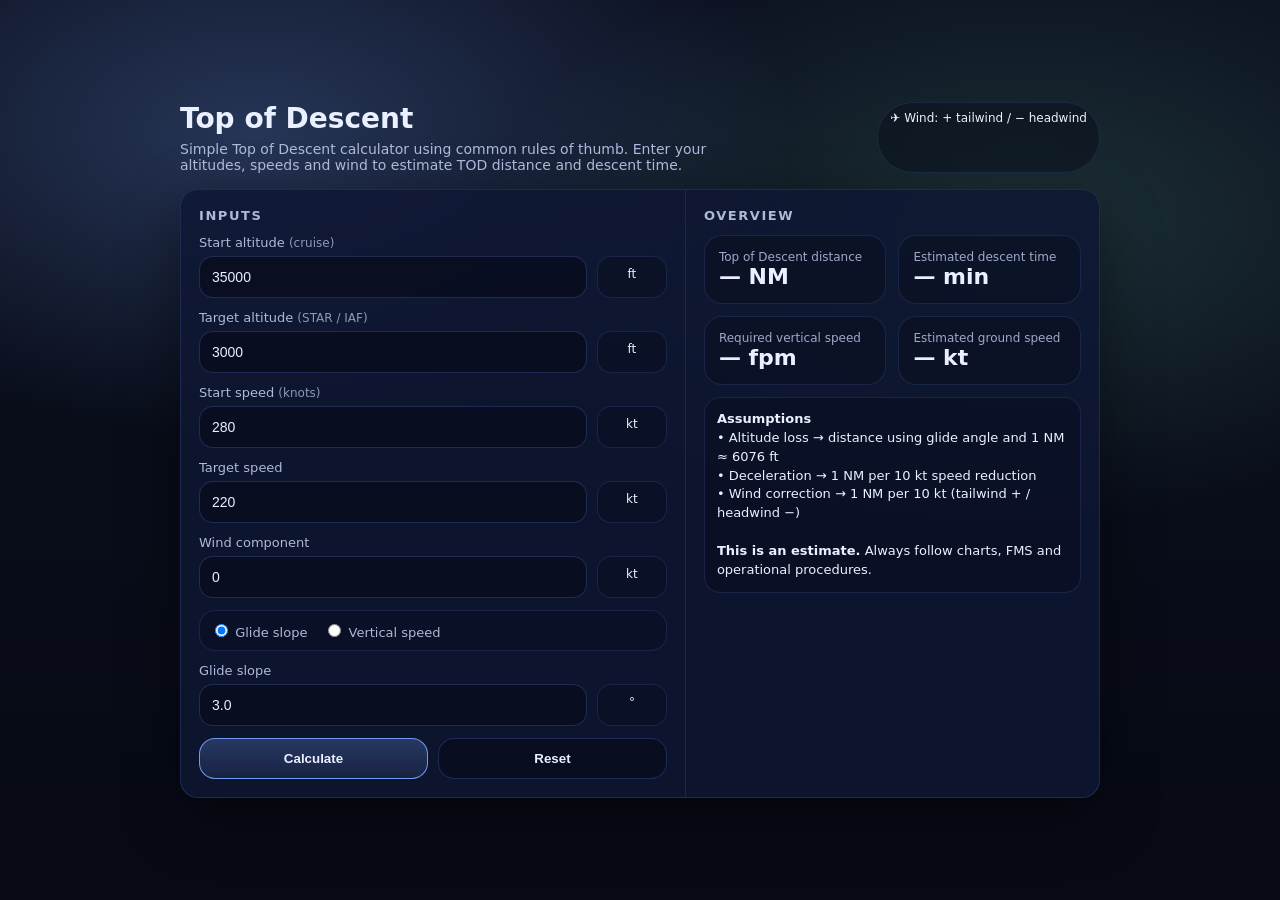
<file: topofdescentcalculator/index.html>
<!doctype html>
<html lang="en">
<head>
  <meta charset="utf-8" />
  <meta name="viewport" content="width=device-width,initial-scale=1" />
  <title>Top of Descent Calculator</title>

  <style>
    :root{
      --bg1:#0b1020;
      --bg2:#070a14;
      --card:#0f1733cc;
      --text:#eaf0ff;
      --muted:#aeb9da;
      --line:#26325f;
      --accent:#79a7ff;
      --accent2:#8bffcf;
      --danger:#ff6b8a;
      --shadow: 0 18px 60px rgba(0,0,0,.45);
      --radius: 18px;
    }

    *{ box-sizing:border-box; }
    html,body{ height:100%; }

    body{
      margin:0;
      font-family: system-ui, -apple-system, Segoe UI, Roboto, Helvetica, Arial;
      color:var(--text);
      background:
        radial-gradient(900px 500px at 20% 15%, rgba(121,167,255,.25), transparent 60%),
        radial-gradient(900px 500px at 80% 25%, rgba(139,255,207,.14), transparent 60%),
        linear-gradient(180deg, var(--bg1), var(--bg2));
      display:flex;
      justify-content:center;
      align-items:center;
      padding:24px;
    }

    .wrap{ width:min(920px,100%); }

    header{
      display:flex;
      justify-content:space-between;
      gap:16px;
      margin-bottom:16px;
    }

    h1{ margin:0; font-size:28px; }

    .subtitle{
      margin:6px 0 0 0;
      font-size:14px;
      color:var(--muted);
      max-width:60ch;
    }

    .pill{
      padding:8px 12px;
      border-radius:999px;
      border:1px solid rgba(38,50,95,.6);
      background:rgba(6,9,22,.4);
      font-size:12px;
    }

    .card{
      border-radius:var(--radius);
      border:1px solid rgba(38,50,95,.7);
      background:rgba(15,23,51,.85);
      box-shadow:var(--shadow);
      display:grid;
      grid-template-columns:1.1fr .9fr;
    }

    @media(max-width:850px){
      .card{ grid-template-columns:1fr; }
    }

    .pane, .results{
      padding:18px;
    }

    .pane{
      border-right:1px solid rgba(38,50,95,.6);
    }

    @media(max-width:850px){
      .pane{ border-right:none; border-bottom:1px solid rgba(38,50,95,.6); }
    }

    h2{
      margin:0 0 12px 0;
      font-size:13px;
      text-transform:uppercase;
      letter-spacing:.12em;
      color:var(--muted);
    }

    form{
      display:flex;
      flex-direction:column;
      align-items:center;
      gap:12px;
    }

    .field{
      width:min(520px,100%);
      display:flex;
      flex-direction:column;
      gap:6px;
    }

    label{ font-size:13px; color:var(--muted); }

    .hint{ font-size:12px; color:rgba(174,185,218,.8); }

    .control{
      display:grid;
      grid-template-columns:1fr auto;
      gap:10px;
    }

    input[type=number]{
      padding:12px;
      border-radius:14px;
      border:1px solid rgba(38,50,95,.8);
      background:rgba(6,9,22,.6);
      color:var(--text);
      font-size:14px;
    }

    .unit{
      padding:10px;
      border-radius:14px;
      border:1px solid rgba(38,50,95,.6);
      background:rgba(6,9,22,.35);
      font-size:12px;
      min-width:70px;
      text-align:center;
    }

    .mode{
      width:min(520px,100%);
      display:flex;
      gap:16px;
      padding:10px;
      border-radius:16px;
      border:1px solid rgba(38,50,95,.6);
      background:rgba(6,9,22,.35);
      font-size:13px;
    }

    .actions{
      width:min(520px,100%);
      display:flex;
      gap:10px;
    }

    button{
      flex:1;
      padding:12px;
      border-radius:16px;
      border:1px solid rgba(38,50,95,.8);
      background:rgba(6,9,22,.6);
      color:var(--text);
      font-weight:600;
      cursor:pointer;
    }

    .primary{
      border-color:rgba(121,167,255,.9);
      background:linear-gradient(180deg, rgba(121,167,255,.25), rgba(121,167,255,.1));
    }

    .summary{
      display:grid;
      grid-template-columns:1fr 1fr;
      gap:12px;
    }

    @media(max-width:420px){
      .summary{ grid-template-columns:1fr; }
    }

    .tile{
      padding:14px;
      border-radius:18px;
      border:1px solid rgba(38,50,95,.6);
      background:rgba(6,9,22,.35);
    }

    .k{
      font-size:12px;
      color:rgba(174,185,218,.9);
    }

    .v{
      font-size:22px;
      font-weight:700;
    }

    .warn{
      margin-top:12px;
      padding:10px;
      border-radius:14px;
      border:1px solid rgba(255,107,138,.5);
      background:rgba(255,107,138,.12);
      display:none;
      font-size:13px;
    }

    .warn.show{ display:block; }

    .details{
      margin-top:12px;
      padding:12px;
      border-radius:16px;
      border:1px solid rgba(38,50,95,.6);
      background:rgba(6,9,22,.3);
      font-size:13px;
      line-height:1.45;
    }
  </style>
</head>

<body>
<div class="wrap">
<header>
  <div>
    <h1>Top of Descent</h1>
    <p class="subtitle">
      Simple Top of Descent calculator using common rules of thumb.
      Enter your altitudes, speeds and wind to estimate TOD distance and descent time.
    </p>
  </div>
  <div class="pill">✈️ Wind: + tailwind / − headwind</div>
</header>

<div class="card">
<section class="pane">
<h2>Inputs</h2>

<form id="todForm">
  <div class="field">
    <label>Start altitude <span class="hint">(cruise)</span></label>
    <div class="control">
      <input id="startAlt" type="number" value="35000">
      <div class="unit">ft</div>
    </div>
  </div>

  <div class="field">
    <label>Target altitude <span class="hint">(STAR / IAF)</span></label>
    <div class="control">
      <input id="endAlt" type="number" value="3000">
      <div class="unit">ft</div>
    </div>
  </div>

  <div class="field">
    <label>Start speed <span class="hint">(knots)</span></label>
    <div class="control">
      <input id="startSpd" type="number" value="280">
      <div class="unit">kt</div>
    </div>
  </div>

  <div class="field">
    <label>Target speed</label>
    <div class="control">
      <input id="endSpd" type="number" value="220">
      <div class="unit">kt</div>
    </div>
  </div>

  <div class="field">
    <label>Wind component</label>
    <div class="control">
      <input id="wind" type="number" value="0">
      <div class="unit">kt</div>
    </div>
  </div>

  <div class="mode">
    <label><input type="radio" name="mode" value="glide" checked> Glide slope</label>
    <label><input type="radio" name="mode" value="vs"> Vertical speed</label>
  </div>

  <div class="field" id="glideField">
    <label>Glide slope</label>
    <div class="control">
      <input id="glide" type="number" value="3.0" step="0.1">
      <div class="unit">°</div>
    </div>
  </div>

  <div class="field" id="vsField" style="display:none">
    <label>Vertical speed</label>
    <div class="control">
      <input id="vs" type="number" value="2000">
      <div class="unit">fpm</div>
    </div>
  </div>

  <div class="actions">
    <button class="primary">Calculate</button>
    <button type="button" id="resetBtn">Reset</button>
  </div>
</form>
</section>

<section class="results">
<h2>Overview</h2>

<div class="summary">
  <div class="tile">
    <div class="k">Top of Descent distance</div>
    <div class="v" id="outTod">— NM</div>
  </div>
  <div class="tile">
    <div class="k">Estimated descent time</div>
    <div class="v" id="outTime">— min</div>
  </div>
  <div class="tile">
    <div class="k">Required vertical speed</div>
    <div class="v" id="outVs">— fpm</div>
  </div>
  <div class="tile">
    <div class="k">Estimated ground speed</div>
    <div class="v" id="outGs">— kt</div>
  </div>
</div>

<div class="warn" id="warnBox"></div>

<div class="details">
<b>Assumptions</b><br>
• Altitude loss → distance using glide angle and 1 NM ≈ 6076 ft<br>
• Deceleration → 1 NM per 10 kt speed reduction<br>
• Wind correction → 1 NM per 10 kt (tailwind + / headwind −)<br><br>
<b>This is an estimate.</b> Always follow charts, FMS and operational procedures.
</div>

</section>
</div>
</div>

<script>
const ftPerNm = 6076.12;

function get(id){ return parseFloat(document.getElementById(id).value); }

function calc(){
  const startAlt=get("startAlt"), endAlt=get("endAlt");
  const startSpd=get("startSpd"), endSpd=get("endSpd");
  const wind=get("wind");
  if(endAlt>=startAlt) return warn("Target altitude must be lower than start altitude");

  const altDiff=startAlt-endAlt;
  const avgSpd=(startSpd+endSpd)/2;
  const gs=Math.max(60, avgSpd+wind);

  const decelNm=(startSpd-endSpd)/10;
  const windNm=wind/10;

  let todNm, timeMin, vs;
  const mode=document.querySelector("input[name=mode]:checked").value;

  if(mode==="glide"){
    const glide=get("glide")*Math.PI/180;
    todNm=altDiff/(Math.tan(glide)*ftPerNm)+decelNm+windNm;
    timeMin=(todNm/gs)*60;
    vs=altDiff/timeMin;
  }else{
    vs=get("vs");
    timeMin=altDiff/vs;
    todNm=gs*(timeMin/60)+decelNm+windNm;
  }

  out("outTod",todNm.toFixed(1)+" NM");
  out("outTime",timeMin.toFixed(1)+" min");
  out("outVs",Math.round(vs)+" fpm");
  out("outGs",Math.round(gs)+" kt");
  warn("");
}

function out(id,val){ document.getElementById(id).textContent=val; }
function warn(msg){
  const w=document.getElementById("warnBox");
  w.textContent=msg;
  w.classList.toggle("show",!!msg);
}

document.getElementById("todForm").onsubmit=e=>{e.preventDefault();calc();};
document.getElementById("resetBtn").onclick=()=>location.reload();
document.querySelectorAll("input[name=mode]").forEach(r=>r.onchange=()=>{
  glideField.style.display=r.value==="glide"?"":"none";
  vsField.style.display=r.value==="vs"?"":"none";
});
</script>
</body>
</html>
</file>
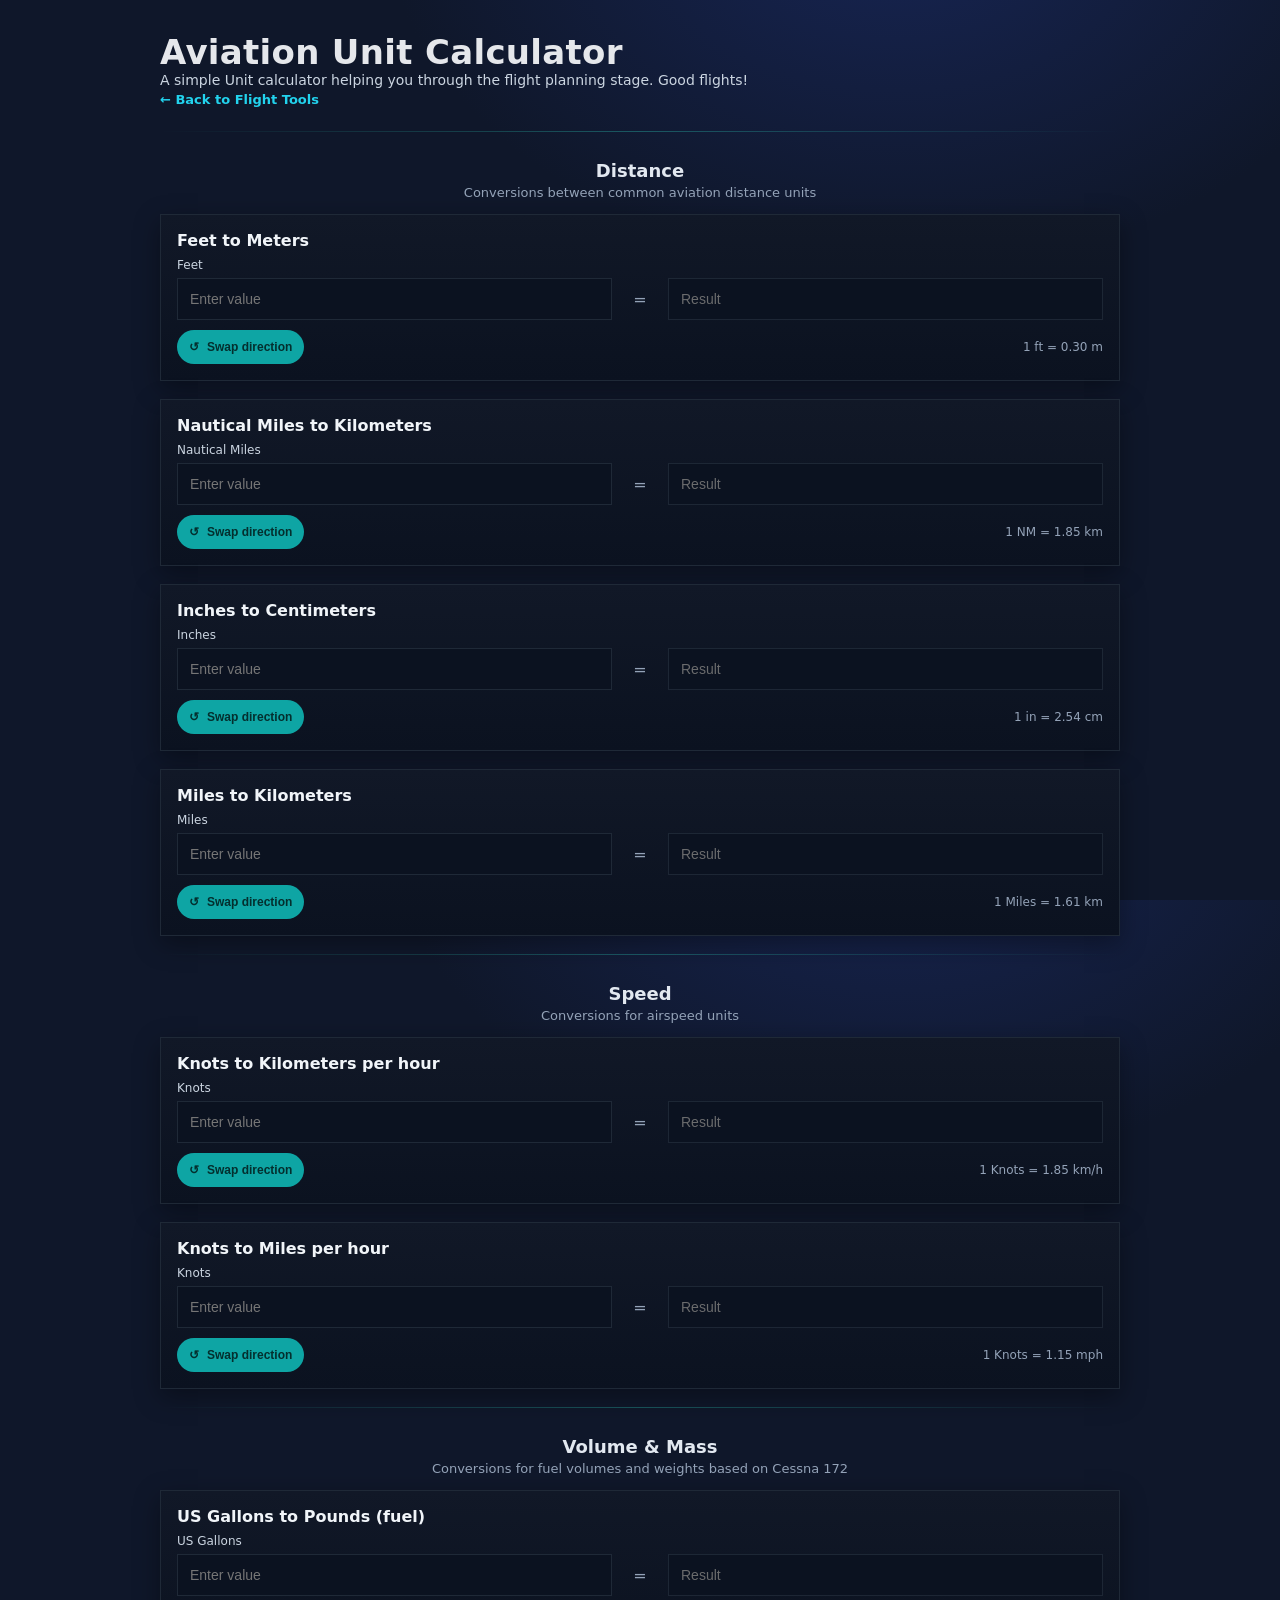
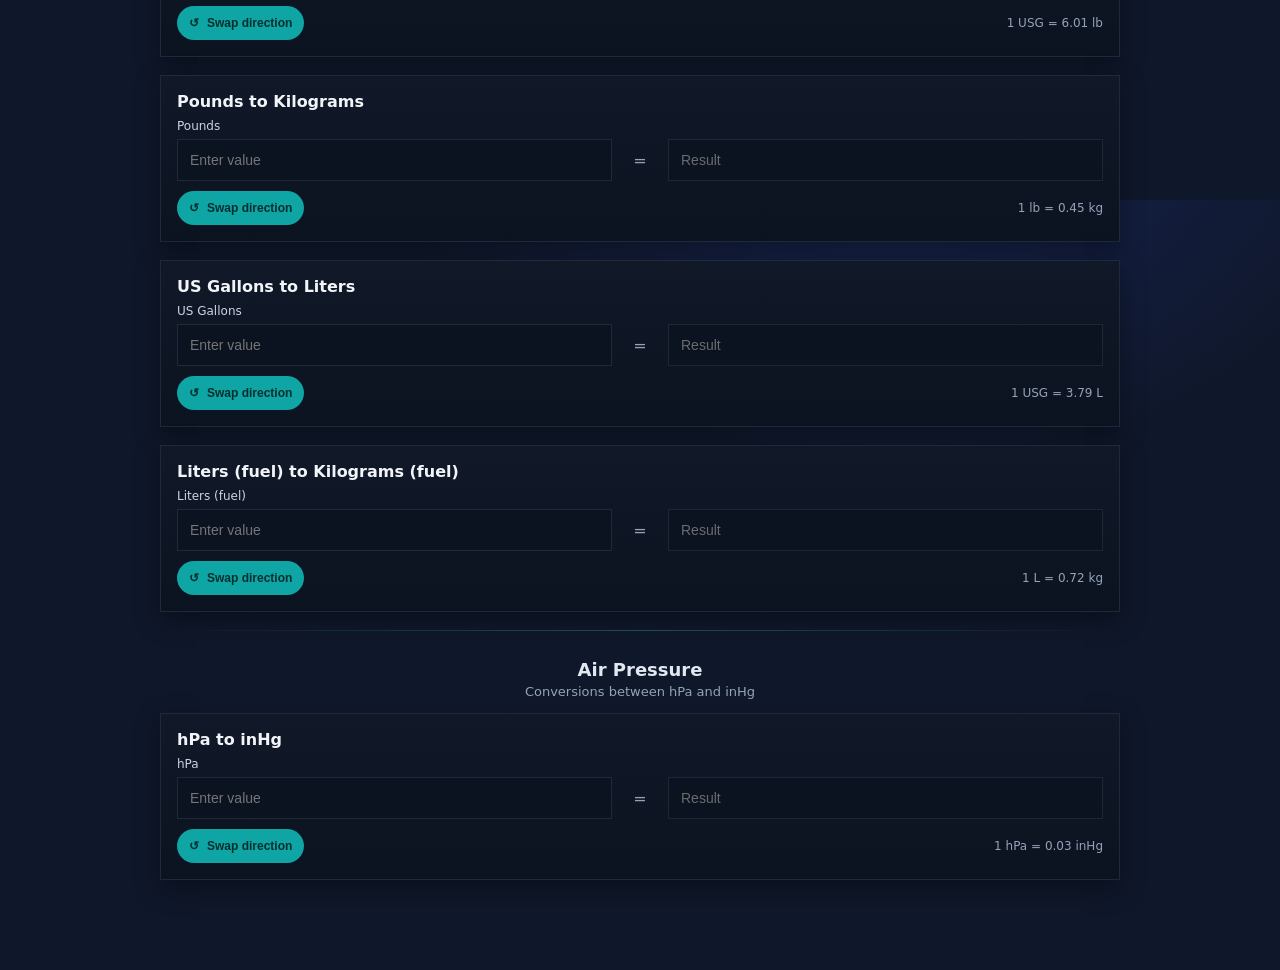
<file: unitcalculator/index.html>
<!DOCTYPE html>
<html lang="en">
<head>
  <meta charset="utf-8" />
  <meta name="viewport" content="width=device-width, initial-scale=1" />
  <title>Unit Calculator - justinverstijnen.nl</title>
  <style>
    :root{
      --bg:#0f172a; --card:#111827; --muted:#334155; --text:#e5e7eb;
      --accent:#22d3ee; --ring:#94a3b8;
    }
    *, *::before, *::after { box-sizing: border-box; }

    html,body{height:100%}
    body{
      margin:0; font-family: ui-sans-serif, system-ui, -apple-system, Segoe UI, Roboto, Helvetica, Arial, "Apple Color Emoji","Segoe UI Emoji";
      background: radial-gradient(80vw 80vh at 70% -10%, #172554 0%, var(--bg) 50%);
      color:var(--text);
    }
    .wrap{max-width:1000px;margin:0 auto;padding:32px 20px 80px}
    header{display:flex;align-items:center;justify-content:space-between;margin-bottom:24px;flex-wrap:wrap;gap:10px}
    h1{font-size:clamp(22px,3.5vw,34px);letter-spacing:.3px;margin:0}
    .subtitle{color:#cbd5e1;font-size:14px;display:flex;flex-direction:column;gap:4px}
    .back-link{color:var(--accent);text-decoration:none;font-size:13px;font-weight:600;align-self:flex-start}

    .grid{display:grid;grid-template-columns:1fr;gap:18px}

    .section{margin:28px 0 10px}
    .section-title{font-size:18px;margin:8px 0 6px;color:#e2e8f0;font-weight:bold;text-align:center}
    .section-sub{font-size:13px;color:#94a3b8;text-align:center;margin:-2px 0 14px}
    .divider{height:1px;background:linear-gradient(90deg,transparent, #2dd4bf33 30%, #2dd4bf55 50%, #2dd4bf33 70%, transparent);margin:18px 0}

    .card{background:linear-gradient(180deg,#111827 0%,#0b1220 100%);border:1px solid #1f2937;border-radius:0;box-shadow:0 8px 24px rgba(0,0,0,.35);padding:16px;width:100%}
    .card h3{margin:0 0 8px;font-size:16px;color:#f1f5f9}

    label{display:block;font-size:12px;color:#cbd5e1;margin:0 0 6px}

    .row{
      display:grid;
      grid-template-columns: 1fr 2.25rem 1fr; /* middenkolom voor '=' */
      align-items:center;
      gap:10px;
      width:100%;
    }

    input[type="number"], input[type="text"]{
      width:100%; appearance:none; background:#0b1220; border:1px solid #1f2937;
      color:#e5e7eb; border-radius:0; padding:12px 12px; font-size:14px;
      outline:none; transition:border .15s, box-shadow .15s;
    }
    input:focus{border-color:var(--ring);box-shadow:0 0 0 3px rgba(148,163,184,.25)}
    input[readonly]{opacity:.9}
    input.dec{ ime-mode: disabled; } /* hint voor sommige browsers */

    .equals{display:grid;place-items:center;height:40px;color:#94a3b8;user-select:none}

    .swap{display:inline-flex;align-items:center;gap:8px;background:#0ea5a4;border:0;color:#042f2e;padding:10px 12px;border-radius:999px;font-weight:600;font-size:12px;cursor:pointer}
    .swap::before{content:"↺";font-weight:700}
    .swap:hover{filter:brightness(.95)}

    .under{display:flex;justify-content:space-between;align-items:center;margin-top:10px}
    .help{font-size:12px;color:#94a3b8}

    a{color:var(--accent);text-decoration:none}
  </style>
</head>
<body>
  <div class="wrap">
    <header>
      <div>
        <h1>Aviation Unit Calculator</h1>
        <div class="subtitle">
          <span>A simple Unit calculator helping you through the flight planning stage. Good flights!</span>
          <a class="back-link" href="https://flighttools.justinverstijnen.nl">← Back to Flight Tools</a>
        </div>
      </div>
    </header>

    <div class="divider"></div>

    <!-- DISTANCE -->
    <div class="section">
      <div class="section-title">Distance</div>
      <p class="section-sub">Conversions between common aviation distance units</p>
      <div class="grid">
        <!-- Feet to Meters -->
        <div class="card" data-kind="simple" data-a="Feet" data-b="Meters" data-factor="0.3048">
          <h3>Feet to Meters</h3>
          <label><span class="label-a">Feet</span></label>
          <div class="row">
            <input type="text" inputmode="decimal" pattern="[0-9,.-]*" class="input-a dec" placeholder="Enter value" />
            <div class="equals">=</div>
            <input type="text" class="input-b" placeholder="Result" readonly />
          </div>
          <div class="under">
            <button class="swap" type="button"> Swap direction</button>
            <span class="help factor">1 ft = 0.30 m</span>
          </div>
        </div>

        <!-- Nautical Miles to km -->
        <div class="card" data-kind="simple" data-a="Nautical Miles" data-b="Kilometers" data-factor="1.852">
          <h3>Nautical Miles to km</h3>
          <label><span class="label-a">Nautical Miles</span></label>
          <div class="row">
            <input type="text" inputmode="decimal" pattern="[0-9,.-]*" class="input-a dec" placeholder="Enter value" />
            <div class="equals">=</div>
            <input type="text" class="input-b" placeholder="Result" readonly />
          </div>
          <div class="under">
            <button class="swap" type="button"> Swap direction</button>
            <span class="help factor">1 NM = 1.85 km</span>
          </div>
        </div>

        <!-- Inches to cm -->
        <div class="card" data-kind="simple" data-a="Inches" data-b="Centimeters" data-factor="2.54">
          <h3>Inches to cm</h3>
          <label><span class="label-a">Inches</span></label>
          <div class="row">
            <input type="text" inputmode="decimal" pattern="[0-9,.-]*" class="input-a dec" placeholder="Enter value" />
            <div class="equals">=</div>
            <input type="text" class="input-b" placeholder="Result" readonly />
          </div>
          <div class="under">
            <button class="swap" type="button"> Swap direction</button>
            <span class="help factor">1 in = 2.54 cm</span>
          </div>
        </div>

        <!-- Miles to km -->
        <div class="card" data-kind="simple" data-a="Miles" data-b="Kilometers" data-factor="1.609344">
          <h3>Miles to km</h3>
          <label><span class="label-a">Miles</span></label>
          <div class="row">
            <input type="text" inputmode="decimal" pattern="[0-9,.-]*" class="input-a dec" placeholder="Enter value" />
            <div class="equals">=</div>
            <input type="text" class="input-b" placeholder="Result" readonly />
          </div>
          <div class="under">
            <button class="swap" type="button"> Swap direction</button>
            <span class="help factor">1 mi = 1.61 km</span>
          </div>
        </div>
      </div>
    </div>

    <div class="divider"></div>

    <!-- SPEED -->
    <div class="section">
      <div class="section-title">Speed</div>
      <p class="section-sub">Conversions for airspeed units</p>
      <div class="grid">
        <!-- Knots to Kilometers per hour -->
        <div class="card" data-kind="simple" data-a="Knots" data-b="Kilometers per hour" data-factor="1.852">
          <h3>Knots to Kilometers per hour</h3>
          <label><span class="label-a">Knots</span></label>
          <div class="row">
            <input type="text" inputmode="decimal" pattern="[0-9,.-]*" class="input-a dec" placeholder="Enter value" />
            <div class="equals">=</div>
            <input type="text" class="input-b" placeholder="Result" readonly />
          </div>
          <div class="under">
            <button class="swap" type="button"> Swap direction</button>
            <span class="help factor">1 kt = 1.85 km/h</span>
          </div>
        </div>

        <!-- Knots to Miles per hour -->
        <div class="card" data-kind="simple" data-a="Knots" data-b="Miles per hour" data-factor="1.150779448">
          <h3>Knots to Miles per hour</h3>
          <label><span class="label-a">Knots</span></label>
          <div class="row">
            <input type="text" inputmode="decimal" pattern="[0-9,.-]*" class="input-a dec" placeholder="Enter value" />
            <div class="equals">=</div>
            <input type="text" class="input-b" placeholder="Result" readonly />
          </div>
          <div class="under">
            <button class="swap" type="button"> Swap direction</button>
            <span class="help factor">1 kt = 1.15 mph</span>
          </div>
        </div>
      </div>
    </div>

    <div class="divider"></div>

    <!-- VOLUME & MASS (Fuel) -->
    <div class="section">
      <div class="section-title">Volume & Mass</div>
      <p class="section-sub">Conversions for fuel volumes and weights based on Cessna 172</p>

      <div class="grid">
        <!-- US Gallons to Pounds (fuel) -->
        <div class="card" data-kind="fuelMass" data-a="US Gallons" data-b="Pounds (fuel)">
          <h3>US Gallons to Pounds (fuel)</h3>
          <label><span class="label-a">US Gallons</span></label>
          <div class="row">
            <input type="text" inputmode="decimal" pattern="[0-9,.-]*" class="input-a dec" placeholder="Enter value" />
            <div class="equals">=</div>
            <input type="text" class="input-b" placeholder="Result" readonly />
          </div>
          <div class="under">
            <button class="swap" type="button"> Swap direction</button>
            <span class="help factor">1 USG = 6.01 lb</span>
          </div>
        </div>

        <!-- Pounds to Kilograms (mass) -->
        <div class="card" data-kind="simple" data-a="Pounds" data-b="Kilograms" data-factor="0.45359237">
          <h3>Pounds to Kilograms</h3>
          <label><span class="label-a">Pounds</span></label>
          <div class="row">
            <input type="text" inputmode="decimal" pattern="[0-9,.-]*" class="input-a dec" placeholder="Enter value" />
            <div class="equals">=</div>
            <input type="text" class="input-b" placeholder="Result" readonly />
          </div>
          <div class="under">
            <button class="swap" type="button"> Swap direction</button>
            <span class="help factor">1 lb = 0.45 kg</span>
          </div>
        </div>

        <!-- US Gallons to Liters -->
        <div class="card" data-kind="simple" data-a="US Gallons" data-b="Liters" data-factor="3.785411784">
          <h3>US Gallons to Liters</h3>
          <label><span class="label-a">US Gallons</span></label>
          <div class="row">
            <input type="text" inputmode="decimal" pattern="[0-9,.-]*" class="input-a dec" placeholder="Enter value" />
            <div class="equals">=</div>
            <input type="text" class="input-b" placeholder="Result" readonly />
          </div>
          <div class="under">
            <button class="swap" type="button"> Swap direction</button>
            <span class="help factor">1 USG = 3.79 L</span>
          </div>
        </div>

        <!-- Liters (fuel) to Kilograms (fuel) -->
        <div class="card" data-kind="fuelKg" data-a="Liters (fuel)" data-b="Kilograms (fuel)">
          <h3>Liters (fuel) to Kilograms (fuel)</h3>
          <label><span class="label-a">Liters (fuel)</span></label>
          <div class="row">
            <input type="text" inputmode="decimal" pattern="[0-9,.-]*" class="input-a dec" placeholder="Enter value" />
            <div class="equals">=</div>
            <input type="text" class="input-b" placeholder="Result" readonly />
          </div>
          <div class="under">
            <button class="swap" type="button"> Swap direction</button>
            <span class="help factor">1 L = 0.72 kg</span>
          </div>
        </div>
      </div>
    </div>

    <div class="divider"></div>

    <!-- AIR PRESSURE -->
    <div class="section">
      <div class="section-title">Air Pressure</div>
      <p class="section-sub">Conversions between hPa and inHg</p>
      <div class="grid">
        <div class="card" data-kind="simple" data-a="hPa" data-b="inHg" data-factor="0.0295299830714">
          <h3>hPa to inHg</h3>
          <label><span class="label-a">hPa</span></label>
          <div class="row">
            <input type="text" inputmode="decimal" pattern="[0-9,.-]*" class="input-a dec" placeholder="Enter value" />
            <div class="equals">=</div>
            <input type="text" class="input-b" placeholder="Result" readonly />
          </div>
          <div class="under">
            <button class="swap" type="button"> Swap direction</button>
            <span class="help factor">1 hPa = 0.03 inHg</span>
          </div>
        </div>
      </div>
    </div>

  </div>

  <script>
    // ---- Constants (fuel density fixed for C172) ----
    const DENS_KG_PER_L = 0.72;
    const LB_PER_KG = 2.2046226218;
    const L_PER_USG = 3.785411784;
    const LB_PER_USG = DENS_KG_PER_L * LB_PER_KG * L_PER_USG; // ≈ 6.01

    // ---- Helpers ----
    const toNumber = (el) => {
      // sta kommagetallen toe
      const raw = String(el.value).replace(',', '.');
      return parseFloat(raw);
    };

    const fmt2 = (v) => {
      if (!isFinite(v)) return '';
      return Number(v).toFixed(2); // altijd 2 decimalen
    };

    function updateTitle(card, a2b){
      const aName = card.dataset.a, bName = card.dataset.b;
      card.querySelector('h3').textContent = a2b ? `${aName} to ${bName}` : `${bName} to ${aName}`;
      card.querySelector('.label-a').textContent = a2b ? aName : bName;
    }

    function abbr(name){
      return name
        .replace(/Kilometers per hour/i,'km/h')
        .replace(/Miles per hour/i,'mph')
        .replace(/Kilometers/i,'km')
        .replace(/Centimeters/i,'cm')
        .replace(/Nautical Miles/i,'NM')
        .replace(/Meters/i,'m')
        .replace(/Feet/i,'ft')
        .replace(/Inches/i,'in')
        .replace(/US Gallons/i,'USG')
        .replace(/Pounds/i,'lb')
        .replace(/Kilograms/i,'kg')
        .replace(/Liters/i,'L');
    }

    function updateFactorText(card, a2b){
      const factorEl = card.querySelector('.factor');
      const aName = card.dataset.a, bName = card.dataset.b;

      if (card.dataset.kind === 'simple'){
        const factor = parseFloat(card.dataset.factor);
        factorEl.textContent = a2b
          ? `1 ${abbr(aName)} = ${fmt2(factor)} ${abbr(bName)}`
          : `1 ${abbr(bName)} = ${fmt2(1/factor)} ${abbr(aName)}`;
      } else if (card.dataset.kind === 'fuelMass'){
        factorEl.textContent = a2b
          ? `1 USG = ${fmt2(LB_PER_USG)} lb`
          : `1 lb = ${fmt2(1/LB_PER_USG)} USG`;
      } else if (card.dataset.kind === 'fuelKg'){
        factorEl.textContent = a2b
          ? `1 L = ${fmt2(DENS_KG_PER_L)} kg`
          : `1 kg = ${fmt2(1/DENS_KG_PER_L)} L`;
      }
    }

    // ---- Bindings ----
    function bindSimple(card){
      const factor = parseFloat(card.dataset.factor);
      const inputA = card.querySelector('.input-a');
      const inputB = card.querySelector('.input-b');
      let a2b = true;

      const recalc = ()=>{
        const val = toNumber(inputA);
        if (isNaN(val)) { inputB.value=''; return; }
        inputB.value = fmt2(a2b ? val * factor : val / factor);
      };

      updateTitle(card, a2b);
      updateFactorText(card, a2b);

      inputA.addEventListener('input', recalc);
      card.querySelector('.swap').addEventListener('click', ()=>{
        a2b = !a2b;
        updateTitle(card, a2b);
        updateFactorText(card, a2b);
        recalc();
      });
    }

    function bindFuelMass(card){
      const inputA = card.querySelector('.input-a');
      const inputB = card.querySelector('.input-b');
      let a2b = true; // USG -> lb

      const recalc = ()=>{
        const val = toNumber(inputA);
        if (isNaN(val)) { inputB.value=''; return; }
        inputB.value = fmt2(a2b ? val * LB_PER_USG : val / LB_PER_USG);
      };

      updateTitle(card, a2b);
      updateFactorText(card, a2b);

      inputA.addEventListener('input', recalc);
      card.querySelector('.swap').addEventListener('click', ()=>{
        a2b = !a2b;
        updateTitle(card, a2b);
        updateFactorText(card, a2b);
        recalc();
      });
    }

    function bindFuelKg(card){
      const inputA = card.querySelector('.input-a');
      const inputB = card.querySelector('.input-b');
      let a2b = true; // L -> kg

      const recalc = ()=>{
        const val = toNumber(inputA);
        if (isNaN(val)) { inputB.value=''; return; }
        inputB.value = fmt2(a2b ? val * DENS_KG_PER_L : val / DENS_KG_PER_L);
      };

      updateTitle(card, a2b);
      updateFactorText(card, a2b);

      inputA.addEventListener('input', recalc);
      card.querySelector('.swap').addEventListener('click', ()=>{
        a2b = !a2b;
        updateTitle(card, a2b);
        updateFactorText(card, a2b);
        recalc();
      });
    }

    // Bind all cards
    document.querySelectorAll('.card').forEach(card=>{
      const kind = card.dataset.kind;
      if (kind === 'simple') bindSimple(card);
      if (kind === 'fuelMass') bindFuelMass(card);
      if (kind === 'fuelKg') bindFuelKg(card);
    });
  </script>
</body>
</html>
</file>
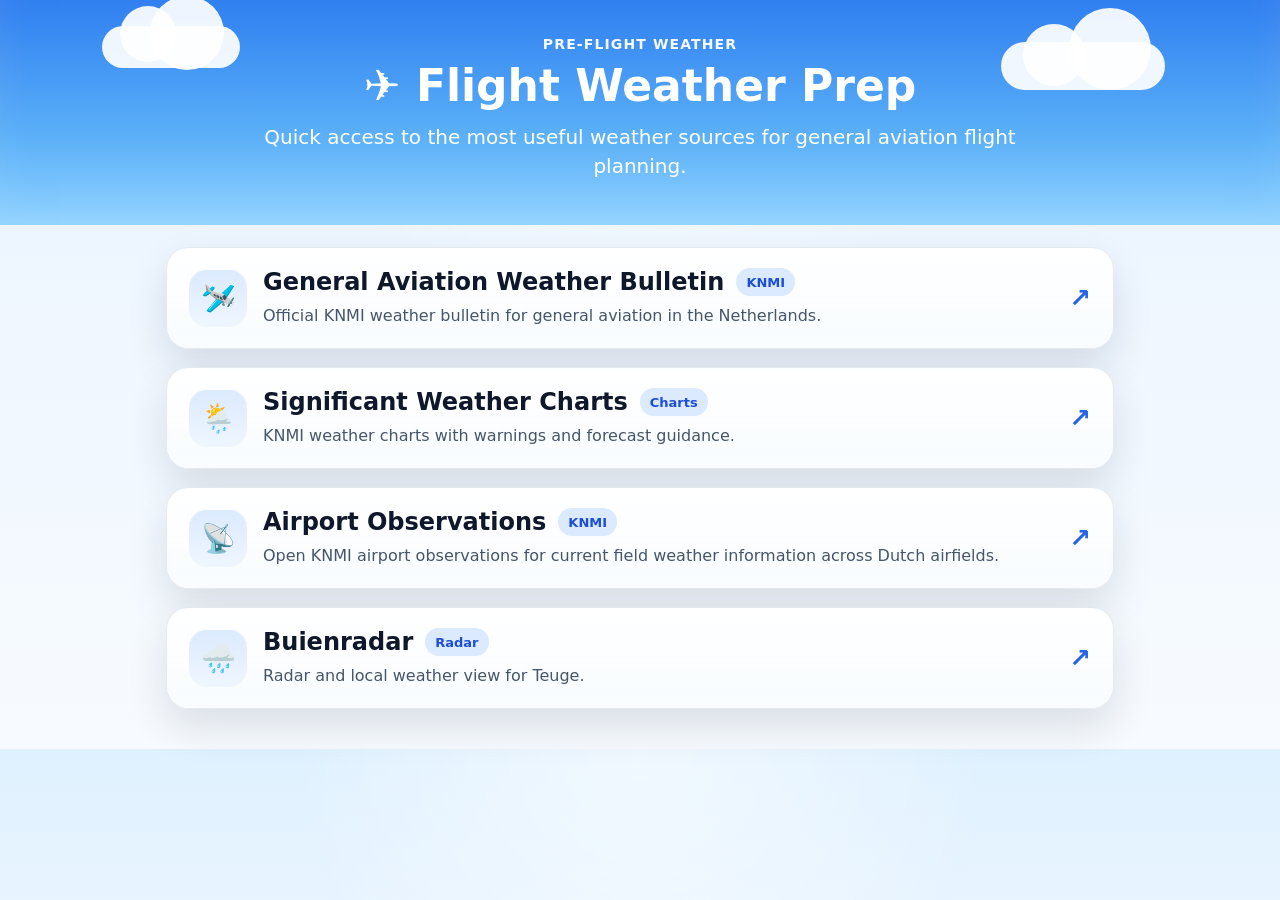
<file: weatherpreparation/index.html>
<!DOCTYPE html>
<html lang="en">
<head>
  <meta charset="UTF-8">
  <meta name="viewport" content="width=device-width, initial-scale=1">
  <title>Flight Weather Prep - justinverstijnen.nl</title>
  <link rel="stylesheet" href="style.css">
</head>
<body>
<header class="sky-header">
  <div class="cloud cloud-1" aria-hidden="true"></div>
  <div class="cloud cloud-2" aria-hidden="true"></div>
  <div class="header-content">
    <p class="eyebrow">Pre-Flight Weather</p>
    <h1>✈️ Flight Weather Prep</h1>
    <h2>Quick access to the most useful weather sources for general aviation flight planning.</h2>
  </div>
</header>

<main>
  <section>
    <div id="weather-list" class="weather-list"></div>
  </section>
</main>

<script src="script.js"></script>
</body>
</html>
</file>
<file: weatherpreparation/style.css>
:root {
  --bg: #eef6ff;
  --panel: rgba(255, 255, 255, 0.96);
  --text: #0f172a;
  --muted: #475569;
  --line: rgba(148, 163, 184, 0.22);
  --shadow: 0 18px 40px rgba(15, 23, 42, 0.12);
  --sky-top: #2f7ff0;
  --sky-bottom: #8dd1ff;
}

* {
  box-sizing: border-box;
}

body {
  font-family: system-ui, -apple-system, Segoe UI, Roboto, Arial, sans-serif;
  margin: 0;
  background:
    radial-gradient(circle at top, rgba(255, 255, 255, 0.55), transparent 35%),
    linear-gradient(180deg, #dff1ff 0%, var(--bg) 35%, #f7fbff 100%);
  color: var(--text);
}

.sky-header {
  position: relative;
  overflow: hidden;
  color: white;
  text-align: center;
  padding: 36px 20px 44px;
  background: linear-gradient(180deg, var(--sky-top) 0%, #59aef7 58%, var(--sky-bottom) 100%);
  box-shadow: inset 0 -20px 40px rgba(255, 255, 255, 0.08);
}

.header-content {
  position: relative;
  z-index: 2;
}

.eyebrow {
  margin: 0 0 8px;
  font-size: 14px;
  font-weight: 700;
  letter-spacing: 0.08em;
  text-transform: uppercase;
  opacity: 0.95;
}

.sky-header h1 {
  margin: 0;
  font-size: clamp(30px, 5vw, 44px);
}

.sky-header h2 {
  max-width: 760px;
  margin: 12px auto 0;
  font-size: clamp(16px, 2.7vw, 20px);
  font-weight: 500;
  line-height: 1.45;
}

.cloud {
  position: absolute;
  background: rgba(255, 255, 255, 0.92);
  border-radius: 999px;
  filter: blur(0.2px);
  z-index: 1;
}

.cloud::before,
.cloud::after {
  content: "";
  position: absolute;
  background: inherit;
  border-radius: inherit;
}

.cloud-1 {
  width: 138px;
  height: 42px;
  top: 26px;
  left: 8%;
}

.cloud-1::before {
  width: 56px;
  height: 56px;
  left: 18px;
  top: -20px;
}

.cloud-1::after {
  width: 74px;
  height: 74px;
  right: 16px;
  top: -30px;
}

.cloud-2 {
  width: 164px;
  height: 48px;
  top: 42px;
  right: 9%;
}

.cloud-2::before {
  width: 62px;
  height: 62px;
  left: 22px;
  top: -18px;
}

.cloud-2::after {
  width: 82px;
  height: 82px;
  right: 14px;
  top: -34px;
}

main {
  max-width: 980px;
  margin: 0 auto;
  padding: 22px 16px 40px;
}

.weather-list {
  display: grid;
  gap: 18px;
}

.weather-card {
  display: block;
  text-decoration: none;
  color: inherit;
  background: linear-gradient(180deg, rgba(255, 255, 255, 0.97), rgba(248, 252, 255, 0.95));
  border: 1px solid var(--line);
  border-radius: 22px;
  padding: 20px 22px;
  box-shadow: var(--shadow);
  transition: transform 0.18s ease, box-shadow 0.18s ease, border-color 0.18s ease;
}

.weather-card:hover,
.weather-card:focus-visible {
  transform: translateY(-2px);
  box-shadow: 0 20px 45px rgba(37, 99, 235, 0.18);
  border-color: rgba(59, 130, 246, 0.35);
  outline: none;
}

.card-main {
  display: grid;
  grid-template-columns: auto 1fr auto;
  gap: 16px;
  align-items: center;
}

.icon {
  width: 58px;
  height: 58px;
  border-radius: 18px;
  display: grid;
  place-items: center;
  font-size: 28px;
  background: linear-gradient(180deg, #dbeafe 0%, #eff6ff 100%);
  box-shadow: inset 0 1px 0 rgba(255,255,255,0.9);
}

.details h3 {
  margin: 0;
  font-size: clamp(20px, 2.8vw, 24px);
}

.details p {
  margin: 8px 0 0;
  color: var(--muted);
  line-height: 1.5;
}

.title-row {
  display: flex;
  align-items: center;
  gap: 12px;
  flex-wrap: wrap;
}

.badge {
  display: inline-flex;
  align-items: center;
  min-height: 28px;
  padding: 4px 10px;
  border-radius: 999px;
  font-size: 13px;
  font-weight: 700;
  color: #1d4ed8;
  background: #dbeafe;
}

.open-hint {
  font-size: 26px;
  color: #2563eb;
  font-weight: 700;
}

.metar-list {
  display: flex;
  flex-direction: column;
  gap: 10px;
  margin-top: 16px;
}

.metar-item {
  display: block;
  width: 100%;
  padding: 12px 14px;
  border-radius: 16px;
  background: #f8fbff;
  color: #0f172a;
  border: 1px solid rgba(59, 130, 246, 0.16);
  cursor: pointer;
}

.metar-item:hover {
  background: #eff6ff;
}

.metar-code-row {
  display: flex;
  align-items: center;
  justify-content: space-between;
  gap: 12px;
  margin-bottom: 6px;
}

.metar-code {
  font-weight: 800;
  letter-spacing: 0.04em;
  color: #1e3a8a;
}

.metar-external {
  color: #2563eb;
  font-weight: 700;
}

.metar-text {
  color: var(--muted);
  line-height: 1.5;
  word-break: break-word;
  font-size: 14px;
}

.metar-text.is-loading {
  font-style: italic;
}

@media (max-width: 680px) {
  .card-main {
    grid-template-columns: 1fr;
    align-items: start;
  }

  .icon {
    width: 52px;
    height: 52px;
  }

  .open-hint {
    display: none;
  }

  .cloud-1,
  .cloud-2 {
    transform: scale(0.82);
  }
}
</file>
